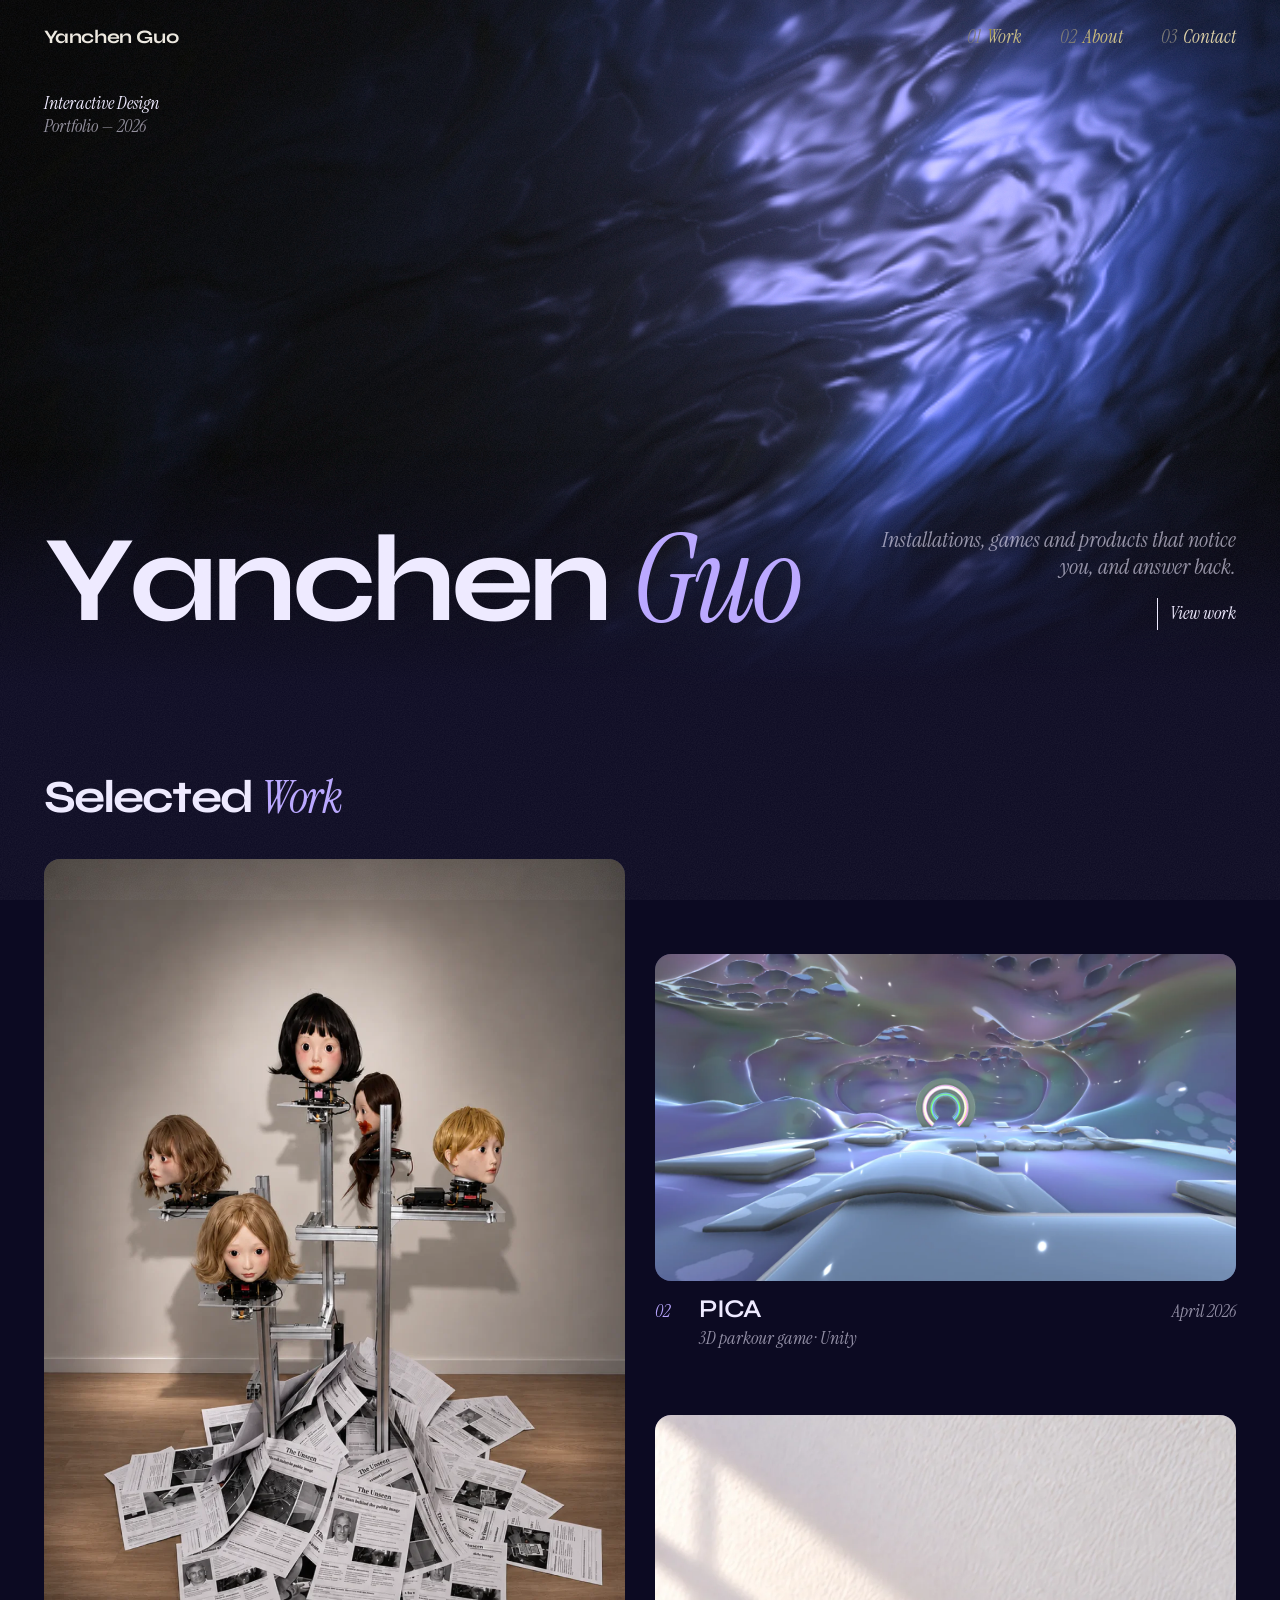
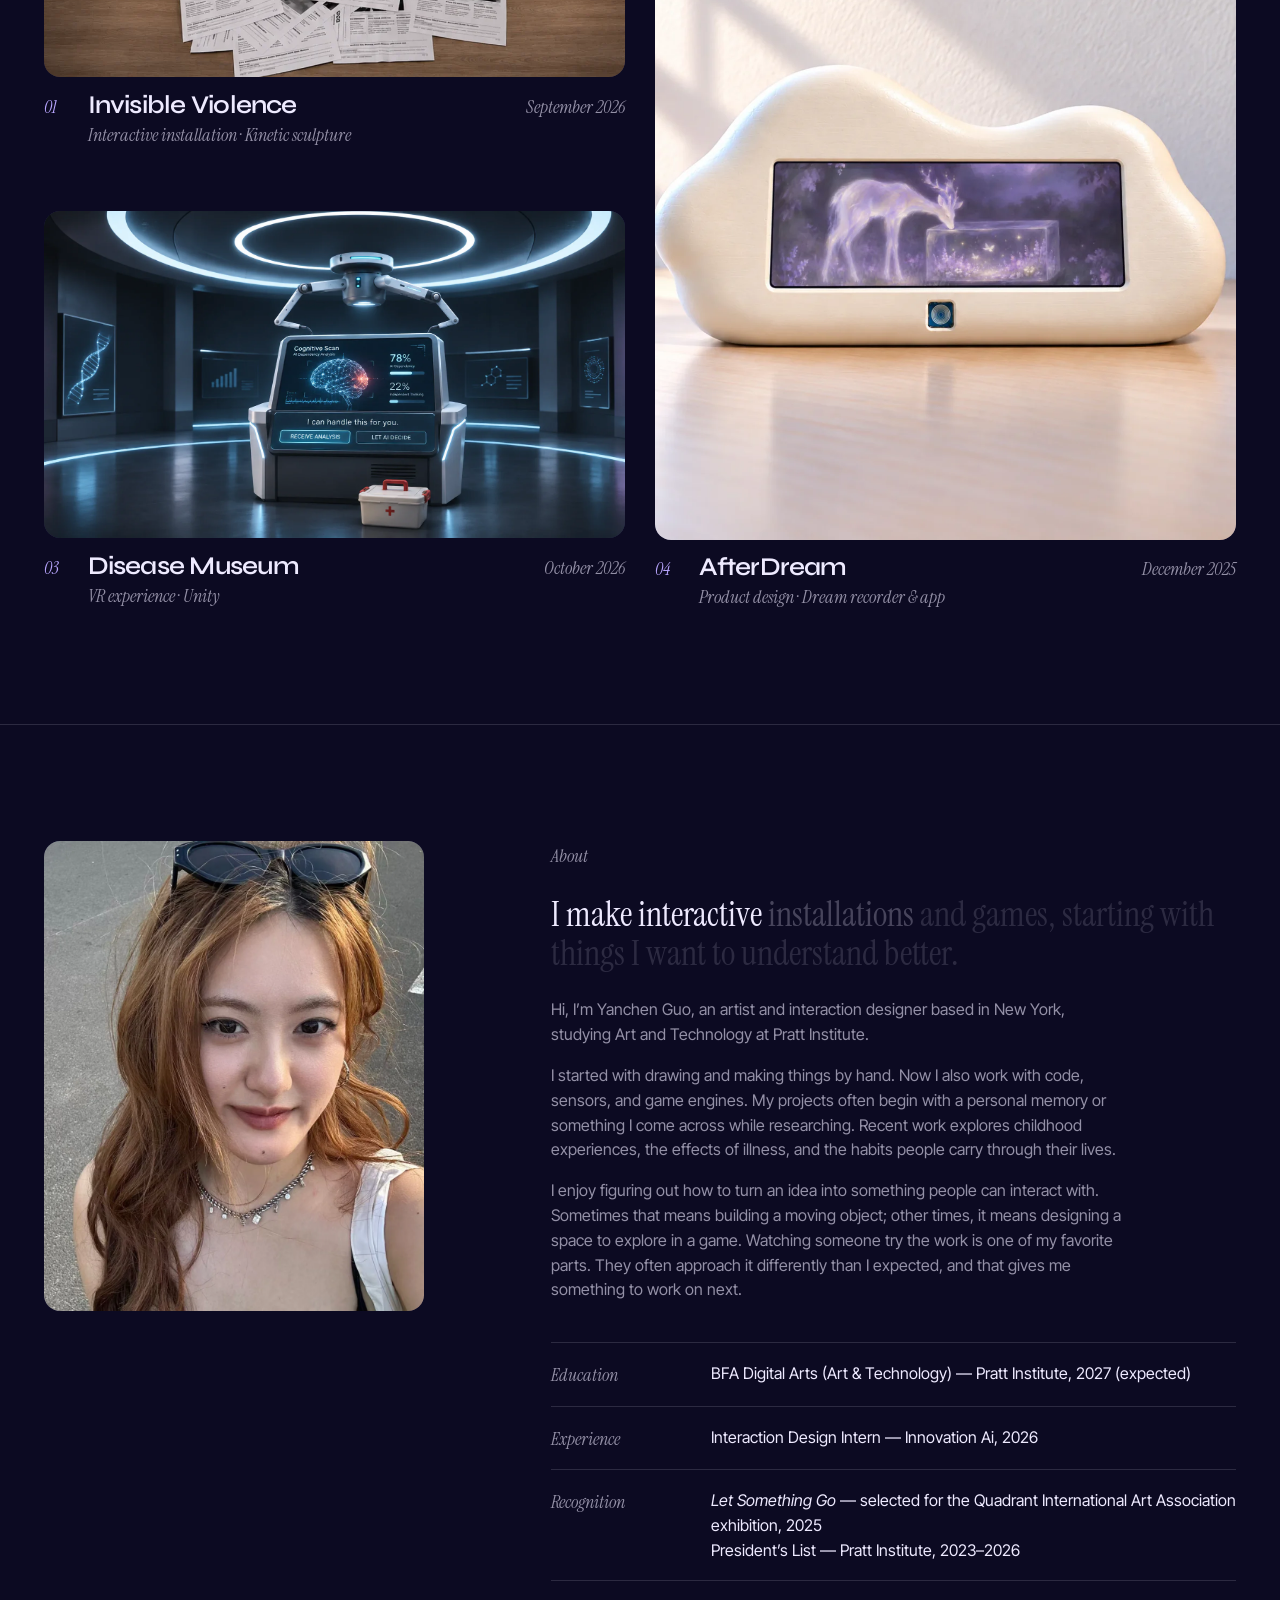
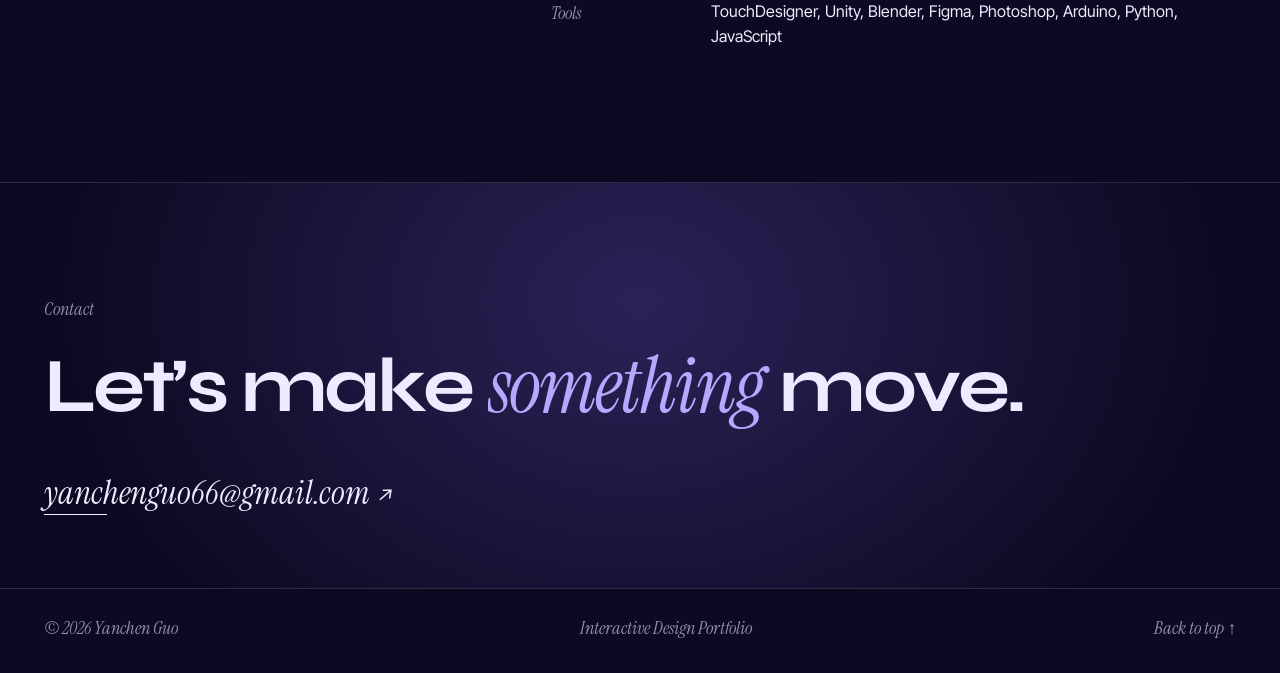
<file: index.html>
<!doctype html>
<html lang="en">
<head>
  <meta charset="utf-8">
  <meta name="viewport" content="width=device-width, initial-scale=1">
  <title>Yanchen Guo — Interactive Design</title>
  <meta name="description" content="Yanchen Guo is an interactive designer and digital artist in New York, making installations, games, VR and product experiences.">
  <meta name="theme-color" content="#0c0a22">
  <meta property="og:type" content="website">
  <meta property="og:title" content="Yanchen Guo — Interactive Design">
  <meta property="og:description" content="Yanchen Guo is an interactive designer and digital artist in New York, making installations, games, VR and product experiences.">
  <meta property="og:url" content="https://yanchenguo.com/">
  <link rel="icon" href="assets/favicon.svg" type="image/svg+xml">

  <script>
    document.documentElement.classList.add('js');
    setTimeout(function () { if (!window.__ready) document.documentElement.classList.remove('js'); }, 2500);
  </script>

  <link rel="preconnect" href="https://fonts.googleapis.com">
  <link rel="preconnect" href="https://fonts.gstatic.com" crossorigin>
  <link href="https://fonts.googleapis.com/css2?family=Instrument+Serif:ital@0;1&family=Inter+Tight:wght@300;400;500&family=Syne:wght@600;700&display=swap" rel="stylesheet">
  <link rel="stylesheet" href="assets/css/style.css">

  <script src="assets/js/light.js" defer></script>
  <script src="assets/js/vendor/lenis.min.js" defer></script>
  <script src="assets/js/main.js" defer></script>
</head>
<body class="home">

<div class="curtain" aria-hidden="true"></div>

<header class="nav">
  <a class="nav-logo" href="./" data-magnetic="0.2">Yanchen Guo</a>
  <nav class="nav-links" aria-label="Primary">
    <a href="#work" data-magnetic="0.3"><span>01</span>Work</a>
    <a href="#about" data-magnetic="0.3"><span>02</span>About</a>
    <a href="#contact" data-magnetic="0.3"><span>03</span>Contact</a>
  </nav>
</header>

<main>

  <!-- ============ Hero: the light follows the cursor ============ -->
  <section class="hero" id="top">
    <canvas class="hero-light" data-light aria-hidden="true"></canvas>
    <div class="hero-inner">
      <div class="hero-top">
        <p class="mono" data-reveal style="--d:.9s">Interactive Design<br><span class="dim">Portfolio — 2026</span></p>
      </div>

      <div class="hero-bottom">
        <h1 class="hero-title" data-split style="--d:.35s">Yanchen <em>Guo</em></h1>
        <div class="hero-side">
          <p class="hero-intro" data-reveal style="--d:1.15s">Installations, games and products that notice you, and answer back.</p>
          <a class="scroll-cue mono" href="#work" data-reveal style="--d:1.25s"><span class="cue-line"></span>View work</a>
        </div>
      </div>
    </div>
  </section>

  <!-- ============ Selected work ============ -->
  <!--
    每个作品是一个 <article class="work-item">。桌面是错落的两列（左列 01、03，右列 02、04，右列整体下移一点），
    手机是一列，靠 style 里的 order 排回 01→04。封面不裁切：work-media 的 aspect-ratio 写成图片自己的宽高。
    style="--accent:…" 是鼠标悬停时封面上光的颜色，取自作品自己的主色。
    新作品：复制一个 work-item，改链接、封面、编号和标签。
  -->
  <section class="work" id="work">
    <header class="section-head">
      <h2 class="section-title" data-split>Selected <em>Work</em></h2>
    </header>

    <div class="work-list">
      <div class="work-col">
        <article class="work-item" data-reveal style="--accent:255, 214, 170; order:1">
          <a class="work-link" href="work/invisible-violence.html" data-cursor="View">
            <div class="work-media" data-tilt style="aspect-ratio:1100 / 1549">
              <img class="art" src="assets/img/invisible-violence/cover.webp" alt="Invisible Violence" width="1100" height="1549" loading="lazy" decoding="async">
            </div>
            <div class="work-caption">
              <span class="mono work-no">01</span>
              <h3 class="work-title">Invisible Violence</h3>
              <span class="mono work-year">September 2026</span>
              <span class="mono work-tags">Interactive installation · Kinetic sculpture</span>
            </div>
          </a>
        </article>

        <article class="work-item" data-reveal style="--accent:110, 140, 255; order:3">
          <a class="work-link" href="work/disease-museum.html" data-cursor="View">
            <div class="work-media" data-tilt style="aspect-ratio:1672 / 941">
              <img class="art" src="assets/img/disease-museum/cover.webp" alt="Disease Museum" width="1672" height="941" loading="lazy" decoding="async">
            </div>
            <div class="work-caption">
              <span class="mono work-no">03</span>
              <h3 class="work-title">Disease Museum</h3>
              <span class="mono work-year">October 2026</span>
              <span class="mono work-tags">VR experience · Unity</span>
            </div>
          </a>
        </article>
      </div>
      <div class="work-col">
        <article class="work-item" data-reveal style="--accent:214, 190, 255; order:2">
          <a class="work-link" href="work/pica.html" data-cursor="View">
            <div class="work-media" data-tilt style="aspect-ratio:1400 / 788">
              <img class="art" src="assets/img/pica/cover.webp" alt="PICA" width="1400" height="788" loading="lazy" decoding="async">
            </div>
            <div class="work-caption">
              <span class="mono work-no">02</span>
              <h3 class="work-title">PICA</h3>
              <span class="mono work-year">April 2026</span>
              <span class="mono work-tags">3D parkour game · Unity</span>
            </div>
          </a>
        </article>

        <article class="work-item" data-reveal style="--accent:200, 180, 255; order:4">
          <a class="work-link" href="work/afterdream.html" data-cursor="View">
            <div class="work-media" data-tilt style="aspect-ratio:1100 / 1372">
              <img class="art" src="assets/img/afterdream/cover.webp" alt="AfterDream" width="1100" height="1372" loading="lazy" decoding="async">
            </div>
            <div class="work-caption">
              <span class="mono work-no">04</span>
              <h3 class="work-title">AfterDream</h3>
              <span class="mono work-year">December 2025</span>
              <span class="mono work-tags">Product design · Dream recorder &amp; app</span>
            </div>
          </a>
        </article>
      </div>
    </div>
  </section>

  <!-- ============ About ============ -->
  <section class="about" id="about">
    <div class="about-grid">
      <!-- 人像不裁切：框的比例就是照片的比例，没有视差放大。换照片时把 aspect-ratio 和 width/height 改成新照片的宽高 -->
      <div class="about-portrait" data-reveal="clip" style="aspect-ratio:1000 / 1237">
        <img class="art" src="assets/img/portrait.webp" width="1000" height="1237" alt="Yanchen Guo" loading="lazy" decoding="async">
      </div>

      <div class="about-body">
        <p class="mono label" data-reveal>About</p>
        <!-- 大标题（滚动时会逐词点亮） -->
        <p class="about-lead" data-scrub>I make interactive installations and games, starting with things I want to understand better.</p>
        <!-- 内容来自简历 personal-info/Resume Yanchen Guo-V1.docx -->
        <div class="about-bio" data-reveal>
          <p>Hi, I’m Yanchen Guo, an artist and interaction designer based in New York, studying Art and Technology at Pratt Institute.</p>
          <p>I started with drawing and making things by hand. Now I also work with code, sensors, and game engines. My projects often begin with a personal memory or something I come across while researching. Recent work explores childhood experiences, the effects of illness, and the habits people carry through their lives.</p>
          <p>I enjoy figuring out how to turn an idea into something people can interact with. Sometimes that means building a moving object; other times, it means designing a space to explore in a game. Watching someone try the work is one of my favorite parts. They often approach it differently than I expected, and that gives me something to work on next.</p>
        </div>

        <dl class="about-list">
          <div data-reveal><dt class="mono">Education</dt><dd>BFA Digital Arts (Art &amp; Technology) — Pratt Institute, 2027 (expected)</dd></div>
          <div data-reveal><dt class="mono">Experience</dt><dd>Interaction Design Intern — Innovation Ai, 2026</dd></div>
          <div data-reveal><dt class="mono">Recognition</dt><dd><i>Let Something Go</i> — selected for the Quadrant International Art Association exhibition, 2025<br>President’s List — Pratt Institute, 2023–2026</dd></div>
          <div data-reveal><dt class="mono">Tools</dt><dd>TouchDesigner, Unity, Blender, Figma, Photoshop, Arduino, Python, JavaScript</dd></div>
        </dl>
      </div>
    </div>
  </section>

  <!-- ============ Contact ============ -->
  <section class="contact" id="contact">
    <p class="mono label" data-reveal>Contact</p>
    <h2 class="contact-title" data-split>Let’s make <em>something</em> move.</h2>
    <div class="contact-row">
      <a class="contact-email" href="mailto:yanchenguo66@gmail.com" data-reveal>yanchenguo66@gmail.com <span class="arrow">↗</span></a>
      <!-- 社交链接：有了再加，格式 <ul class="contact-social mono" data-reveal><li><a href="…" target="_blank" rel="noopener">Instagram</a></li></ul> -->
    </div>
  </section>

</main>

<footer class="footer mono">
  <span>© <span data-year>2026</span> Yanchen Guo</span>
  <span class="dim">Interactive Design Portfolio</span>
  <a href="#top" data-magnetic="0.3">Back to top ↑</a>
</footer>

</body>
</html>
</file>
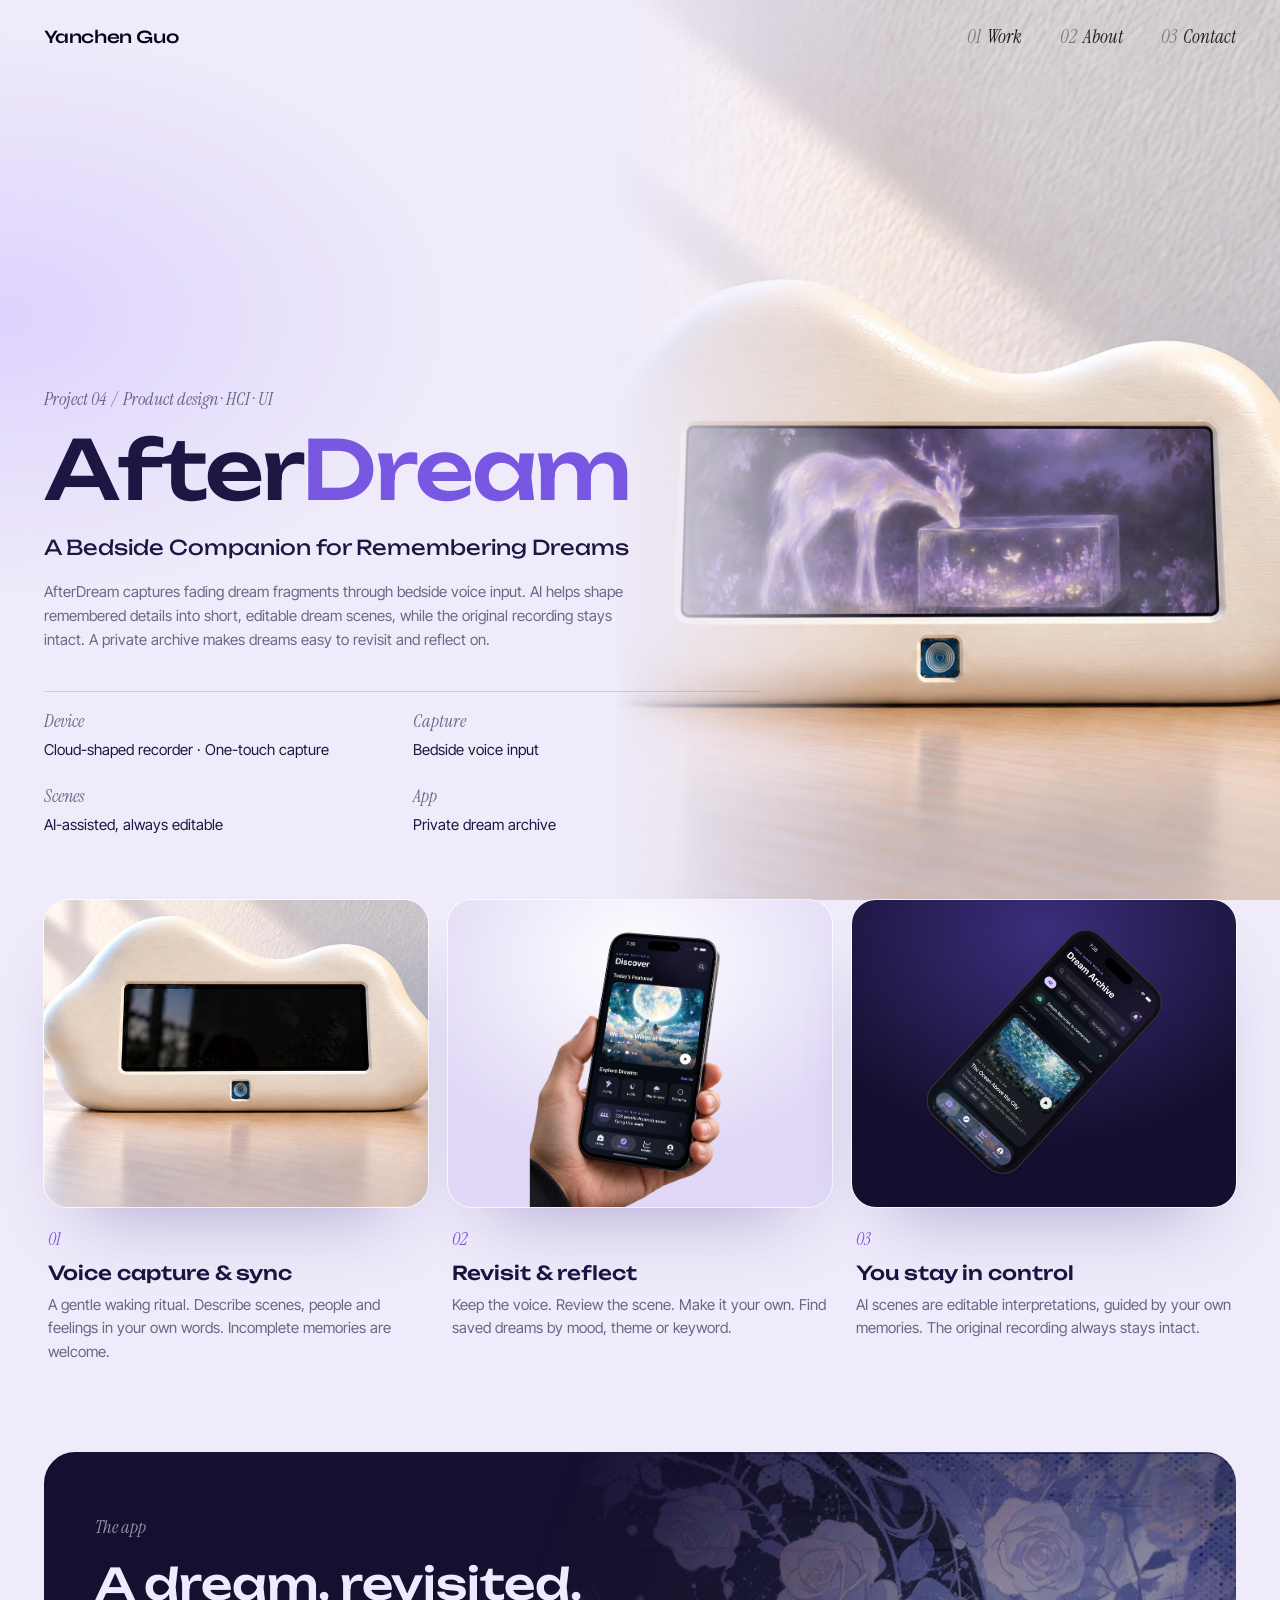
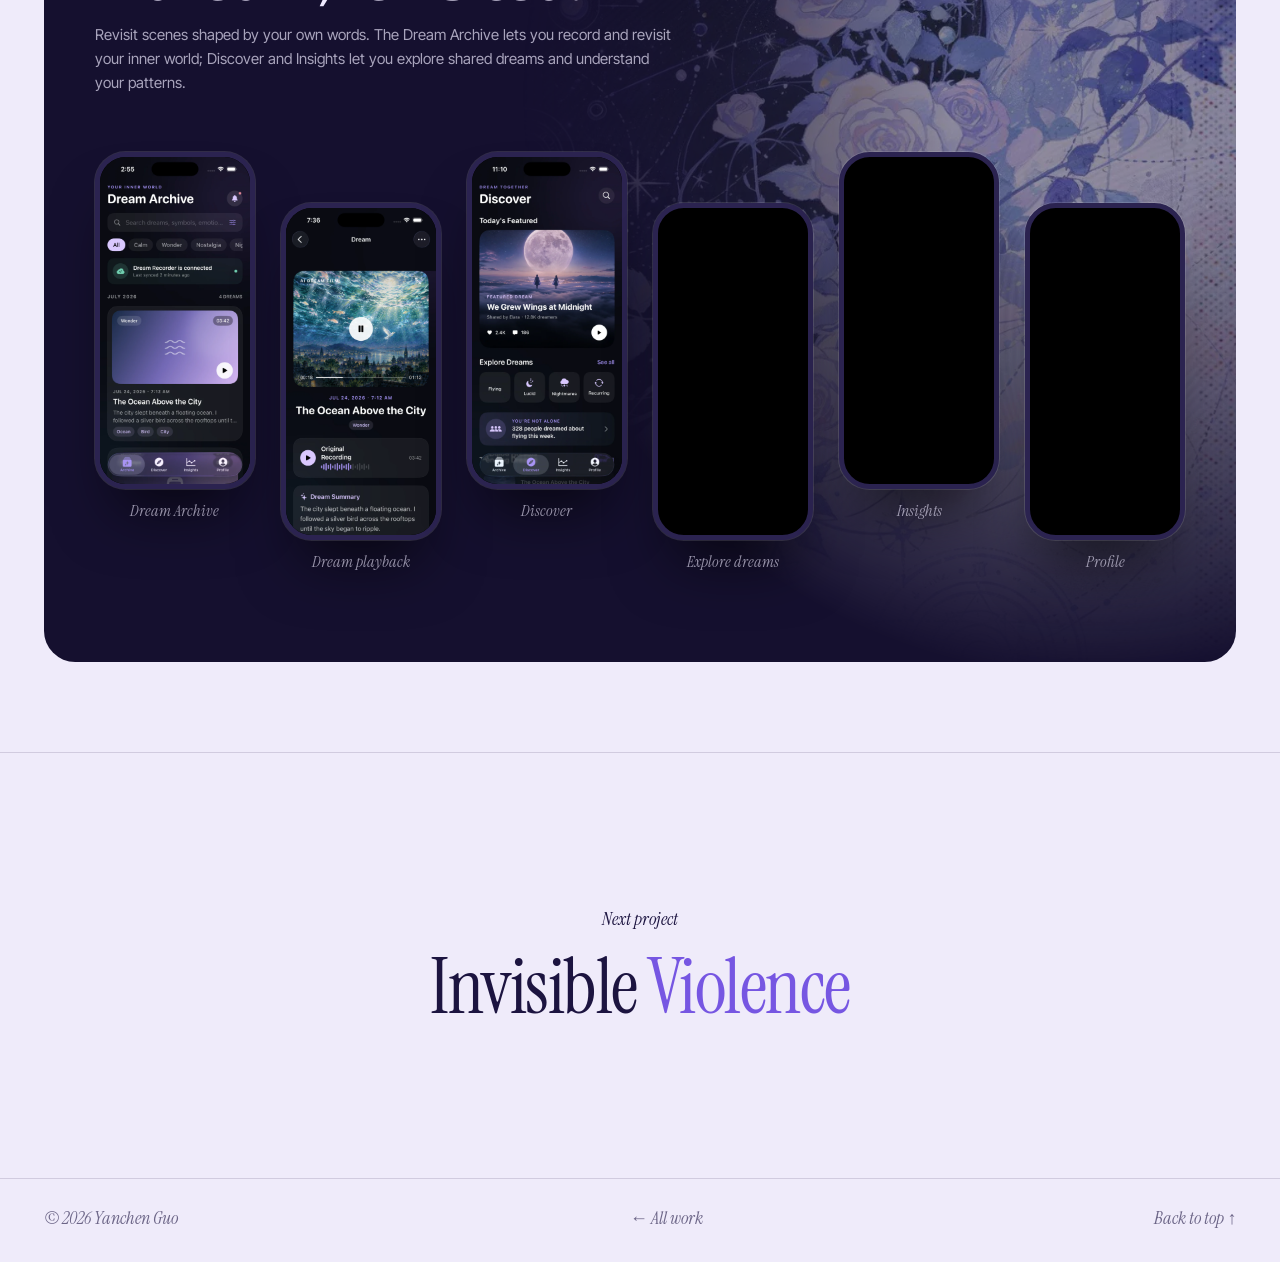
<file: work/afterdream.html>
<!doctype html>
<html lang="en">
<head>
  <meta charset="utf-8">
  <meta name="viewport" content="width=device-width, initial-scale=1">
  <title>AfterDream — Yanchen Guo</title>
  <meta name="description" content="AfterDream — a bedside companion for remembering dreams. A product design project by Yanchen Guo.">
  <meta name="theme-color" content="#eeeaf9">
  <meta property="og:type" content="article">
  <meta property="og:title" content="AfterDream — Yanchen Guo">
  <meta property="og:description" content="A Bedside Companion for Remembering Dreams">
  <meta property="og:image" content="https://yanchenguo.com/assets/img/afterdream/cover.webp">
  <link rel="icon" href="../assets/favicon.svg" type="image/svg+xml">

  <script>
    document.documentElement.classList.add('js');
    setTimeout(function () { if (!window.__ready) document.documentElement.classList.remove('js'); }, 2500);
  </script>

  <link rel="preconnect" href="https://fonts.googleapis.com">
  <link rel="preconnect" href="https://fonts.gstatic.com" crossorigin>
  <link href="https://fonts.googleapis.com/css2?family=Instrument+Serif:ital@0;1&family=Unbounded:wght@400;500&family=Inter+Tight:wght@300;400;500&family=Syne:wght@600;700&display=swap" rel="stylesheet">
  <link rel="stylesheet" href="../assets/css/style.css">

  <script src="../assets/js/vendor/lenis.min.js" defer></script>
  <script src="../assets/js/main.js" defer></script>
</head>
<body class="project theme-ad">

<div class="curtain" aria-hidden="true"></div>
<div class="pj-progress" aria-hidden="true"><span data-progress></span></div>

<header class="nav">
  <a class="nav-logo" href="../" data-magnetic="0.2">Yanchen Guo</a>
  <nav class="nav-links" aria-label="Primary">
    <a href="../#work" data-magnetic="0.3"><span>01</span>Work</a>
    <a href="../#about" data-magnetic="0.3"><span>02</span>About</a>
    <a href="../#contact" data-magnetic="0.3"><span>03</span>Contact</a>
  </nav>
</header>

<main id="top">

  <!-- 首屏：左文字，右边云朵录音机照片往左渐隐 -->
  <section class="pc-hero pc-hero--split">
    <div class="pc-hero-media" aria-hidden="true">
      <div class="parallax" data-parallax="0.1"><img class="art" src="../assets/img/afterdream/hero.webp" width="1642" height="2048" alt="" style="object-position:50% 62%" fetchpriority="high"></div>
    </div>

    <div class="pc-hero-inner">
      <p class="mono pj-kicker" data-reveal style="--d:.3s">Project 04 &nbsp;/&nbsp; Product design · HCI · UI</p>
      <h1 class="pj-title" data-split style="--d:.4s">After<em>Dream</em></h1>

      <div class="pj-intro">
        <p class="pj-lede" data-reveal style="--d:.8s">A Bedside Companion for Remembering Dreams</p>
        <p class="pj-summary" data-reveal style="--d:.9s">AfterDream captures fading dream fragments through bedside voice input. AI helps shape remembered details into short, editable dream scenes, while the original recording stays intact. A private archive makes dreams easy to revisit and reflect on.</p>
      </div>

      <dl class="pj-facts mono">
        <div data-reveal style="--d:1s"><dt>Device</dt><dd>Cloud-shaped recorder · One-touch capture</dd></div>
        <div data-reveal style="--d:1.05s"><dt>Capture</dt><dd>Bedside voice input</dd></div>
        <div data-reveal style="--d:1.1s"><dt>Scenes</dt><dd>AI-assisted, always editable</dd></div>
        <div data-reveal style="--d:1.15s"><dt>App</dt><dd>Private dream archive</dd></div>
      </dl>
    </div>
  </section>

  <!-- 三个功能：照片/抠图 + 作品集原文 -->
  <section class="ad-features" aria-label="How it works">
    <figure class="ad-card">
      <button class="ad-card-media" type="button" data-zoom="../assets/img/afterdream/cloud.webp" data-zoom-title="Voice capture &amp; sync" data-cursor="Zoom" data-reveal="clip" aria-label="Enlarge: the recorder">
        <img class="art" src="../assets/img/afterdream/cloud.webp" width="735" height="550" alt="The cloud-shaped recorder on a bedside table, its screen dark" loading="lazy" decoding="async">
      </button>
      <figcaption data-reveal>
        <span class="mono">01</span>
        <h3>Voice capture &amp; sync</h3>
        <p>A gentle waking ritual. Describe scenes, people and feelings in your own words. Incomplete memories are welcome.</p>
      </figcaption>
    </figure>
    <figure class="ad-card">
      <button class="ad-card-media ad-card-media--soft" type="button" data-zoom="../assets/img/afterdream/hand.webp" data-zoom-title="Revisit &amp; reflect" data-cursor="Zoom" data-reveal="clip" style="--d:.06s" aria-label="Enlarge: the app in hand">
        <img class="art art--cutout" src="../assets/img/afterdream/hand.webp" width="1086" height="1448" alt="A hand holding a phone showing the Discover screen of the AfterDream app" loading="lazy" decoding="async">
      </button>
      <figcaption data-reveal style="--d:.06s">
        <span class="mono">02</span>
        <h3>Revisit &amp; reflect</h3>
        <p>Keep the voice. Review the scene. Make it your own. Find saved dreams by mood, theme or keyword.</p>
      </figcaption>
    </figure>
    <figure class="ad-card">
      <button class="ad-card-media ad-card-media--night" type="button" data-zoom="../assets/img/afterdream/phones/p6.webp" data-zoom-title="Dream Archive" data-cursor="Zoom" data-reveal="clip" style="--d:.12s" aria-label="Enlarge: Dream Archive">
        <img class="art art--cutout" src="../assets/img/afterdream/phones/p6.webp" width="900" height="929" alt="The Dream Archive screen, showing The Ocean Above the City with its AI dream scene" loading="lazy" decoding="async">
      </button>
      <figcaption data-reveal style="--d:.12s">
        <span class="mono">03</span>
        <h3>You stay in control</h3>
        <p>AI scenes are editable interpretations, guided by your own memories. The original recording always stays intact.</p>
      </figcaption>
    </figure>
  </section>

  <!-- App 画面：Figma 里的完整截图，套 CSS 手机外框；背景是作品集里的玫瑰插画 -->
  <section class="ad-app" aria-label="The app">
    <div class="ad-app-bg" aria-hidden="true"><img src="../assets/img/afterdream/roses.webp" width="1440" height="1080" alt="" loading="lazy" decoding="async"></div>
    <header class="ad-app-head">
      <p class="mono pj-kicker" data-reveal>The app</p>
      <h2 class="ad-app-title" data-reveal>A dream, revisited.</h2>
      <p class="ad-app-text" data-reveal>Revisit scenes shaped by your own words. The Dream Archive lets you record and revisit your inner world; Discover and Insights let you explore shared dreams and understand your patterns.</p>
    </header>
    <div class="ad-phones">
      <figure class="ad-phone">
        <button type="button" data-zoom="../assets/img/afterdream/screens/s1.webp" data-zoom-title="Dream Archive" data-cursor="Zoom" data-reveal aria-label="Enlarge: Dream Archive"><img src="../assets/img/afterdream/screens/s1.webp" width="900" height="1957" alt="Dream Archive: search, emotion filters and recorder status above saved dreams" loading="lazy" decoding="async"></button>
        <figcaption class="mono">Dream Archive</figcaption>
      </figure>
      <figure class="ad-phone">
        <button type="button" data-zoom="../assets/img/afterdream/screens/s2.webp" data-zoom-title="Dream playback" data-cursor="Zoom" data-reveal style="--d:0.06s" aria-label="Enlarge: Dream playback"><img src="../assets/img/afterdream/screens/s2.webp" width="900" height="1957" alt="Dream playback: The Ocean Above the City, with the original recording and a dream summary" loading="lazy" decoding="async"></button>
        <figcaption class="mono">Dream playback</figcaption>
      </figure>
      <figure class="ad-phone">
        <button type="button" data-zoom="../assets/img/afterdream/screens/s3.webp" data-zoom-title="Discover" data-cursor="Zoom" data-reveal style="--d:0.12s" aria-label="Enlarge: Discover"><img src="../assets/img/afterdream/screens/s3.webp" width="900" height="1957" alt="Discover: today’s featured dream, We Grew Wings at Midnight" loading="lazy" decoding="async"></button>
        <figcaption class="mono">Discover</figcaption>
      </figure>
      <figure class="ad-phone">
        <button type="button" data-zoom="../assets/img/afterdream/screens/s4.webp" data-zoom-title="Explore dreams" data-cursor="Zoom" data-reveal style="--d:0.18s" aria-label="Enlarge: Explore dreams"><img src="../assets/img/afterdream/screens/s4.webp" width="900" height="1957" alt="Explore Dreams categories and Trending Dreams" loading="lazy" decoding="async"></button>
        <figcaption class="mono">Explore dreams</figcaption>
      </figure>
      <figure class="ad-phone">
        <button type="button" data-zoom="../assets/img/afterdream/screens/s5.webp" data-zoom-title="Insights" data-cursor="Zoom" data-reveal style="--d:0.24s" aria-label="Enlarge: Insights"><img src="../assets/img/afterdream/screens/s5.webp" width="900" height="1957" alt="Insights: dream timeline, emotion trends and recurring symbols" loading="lazy" decoding="async"></button>
        <figcaption class="mono">Insights</figcaption>
      </figure>
      <figure class="ad-phone">
        <button type="button" data-zoom="../assets/img/afterdream/screens/s6.webp" data-zoom-title="Profile" data-cursor="Zoom" data-reveal style="--d:0.30s" aria-label="Enlarge: Profile"><img src="../assets/img/afterdream/screens/s6.webp" width="900" height="1957" alt="Profile: the connected Dream Recorder Mini, saved dreams, privacy and daily reminder" loading="lazy" decoding="async"></button>
        <figcaption class="mono">Profile</figcaption>
      </figure>
    </div>
  </section>

  <a class="p-next" href="invisible-violence.html" data-cursor="Next">
    <div class="bg"><img class="art" src="../assets/img/invisible-violence/cover.webp" alt="" loading="lazy"></div>
    <span class="mono">Next project</span>
    <h2>Invisible <em>Violence</em></h2>
  </a>

</main>

<footer class="footer mono">
  <span>© <span data-year>2026</span> Yanchen Guo</span>
  <a href="../#work">← All work</a>
  <a href="#top" data-magnetic="0.3">Back to top ↑</a>
</footer>

</body>
</html>
</file>
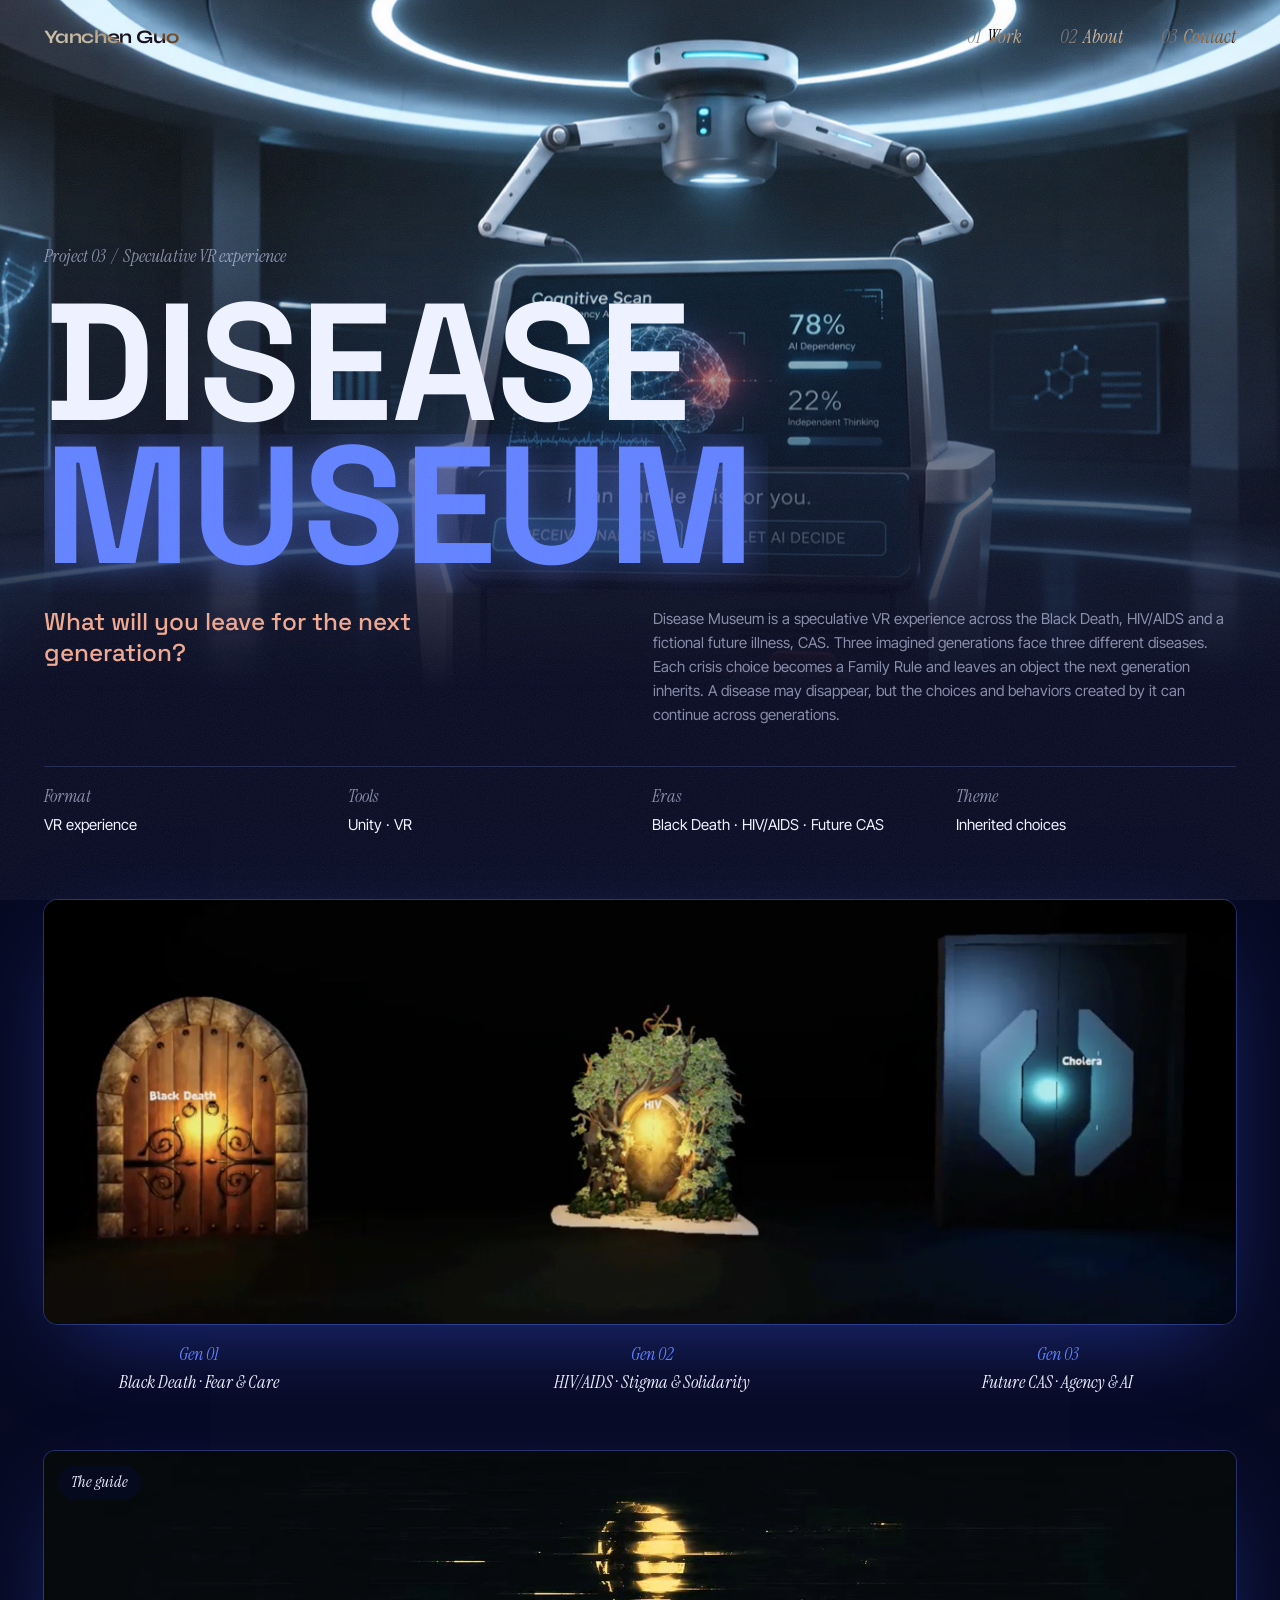
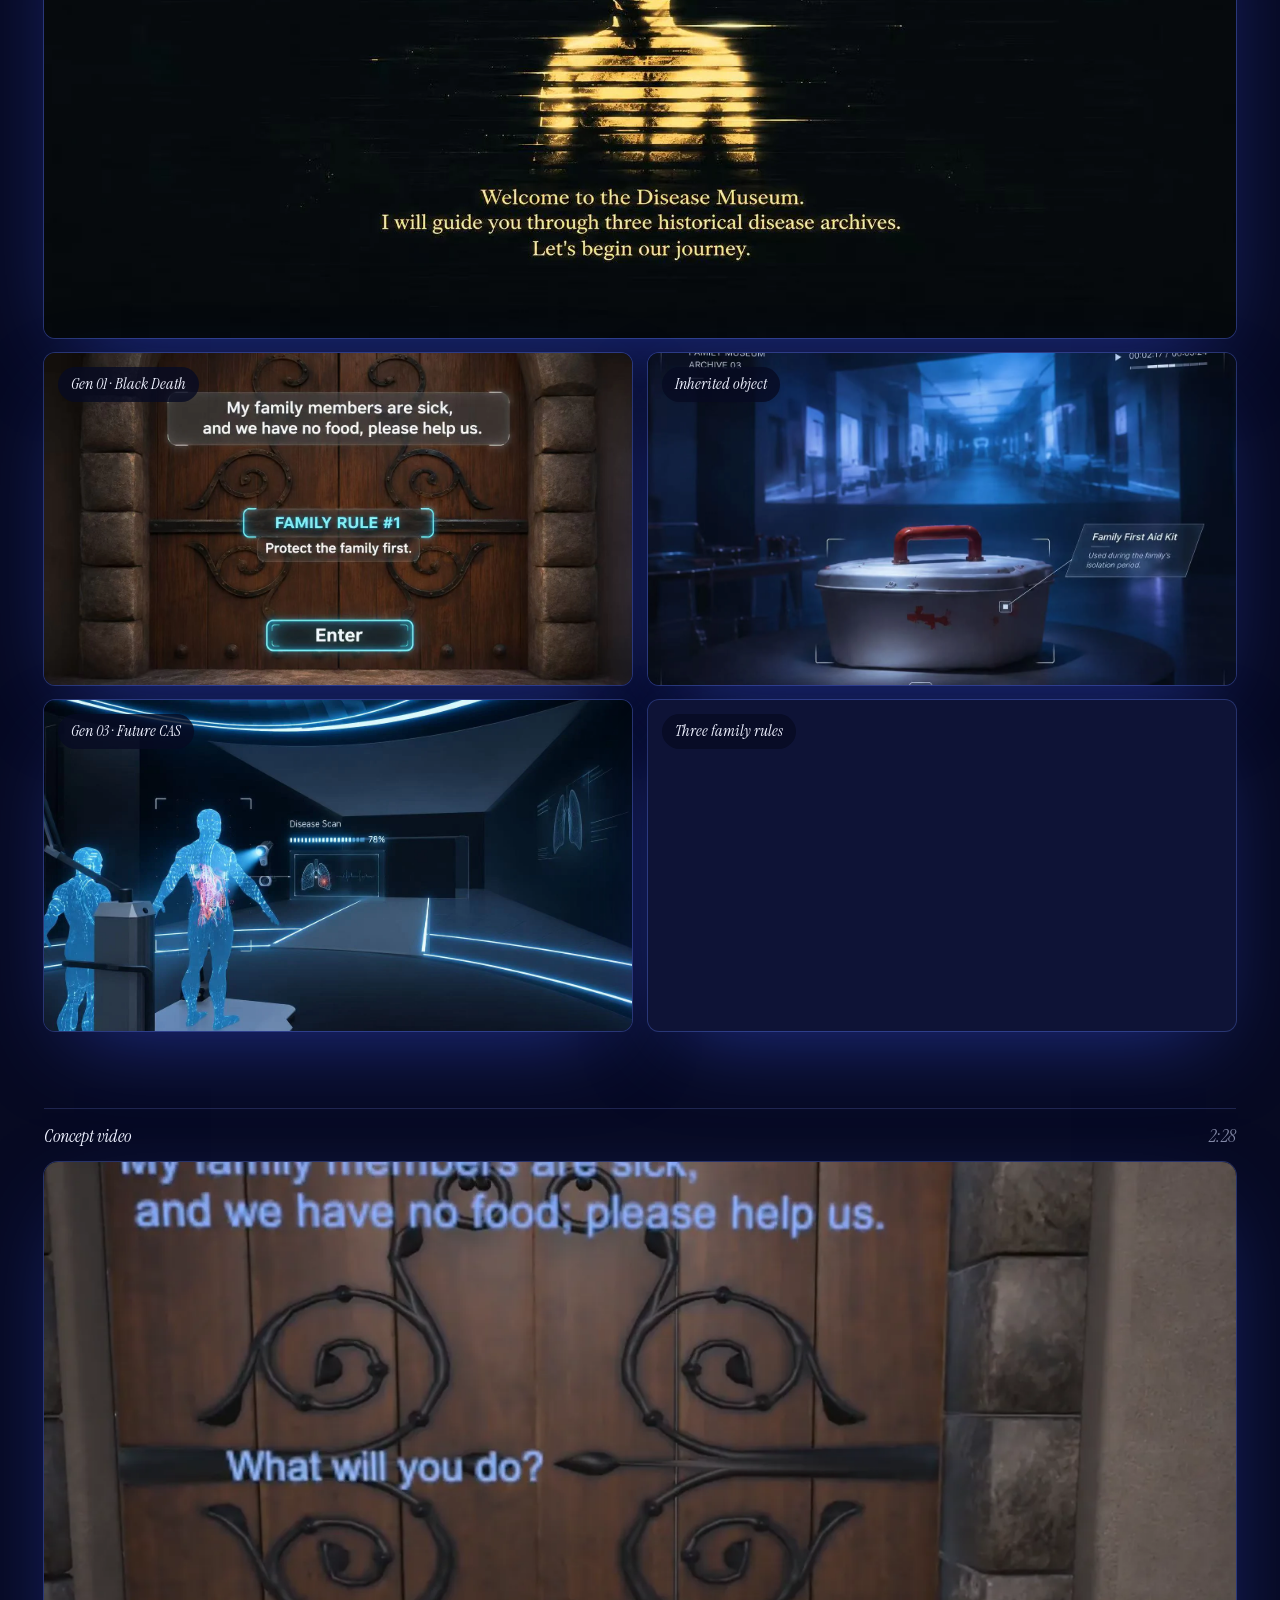
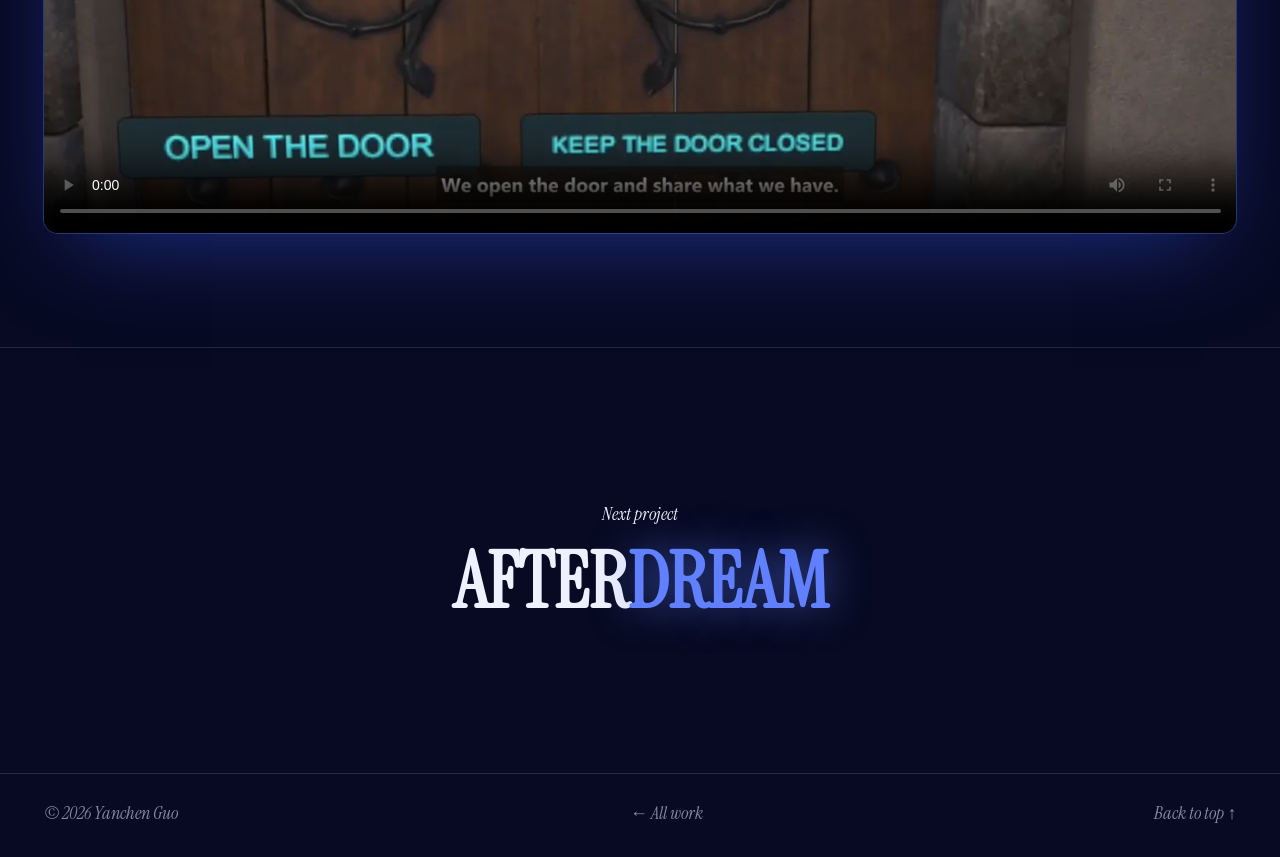
<file: work/disease-museum.html>
<!doctype html>
<html lang="en">
<head>
  <meta charset="utf-8">
  <meta name="viewport" content="width=device-width, initial-scale=1">
  <title>Disease Museum — Yanchen Guo</title>
  <meta name="description" content="Disease Museum — a speculative VR experience by Yanchen Guo across the Black Death, HIV/AIDS and a fictional future illness, CAS.">
  <meta name="theme-color" content="#070a22">
  <meta property="og:type" content="article">
  <meta property="og:title" content="Disease Museum — Yanchen Guo">
  <meta property="og:description" content="Explore three eras, make choices and inherit family rules.">
  <meta property="og:image" content="https://yanchenguo.com/assets/img/disease-museum/cover.webp">
  <link rel="icon" href="../assets/favicon.svg" type="image/svg+xml">

  <script>
    document.documentElement.classList.add('js');
    setTimeout(function () { if (!window.__ready) document.documentElement.classList.remove('js'); }, 2500);
  </script>

  <link rel="preconnect" href="https://fonts.googleapis.com">
  <link rel="preconnect" href="https://fonts.gstatic.com" crossorigin>
  <link href="https://fonts.googleapis.com/css2?family=Instrument+Serif:ital@0;1&family=Space+Grotesk:wght@400;500;700&family=Inter+Tight:wght@300;400;500&family=Syne:wght@600;700&display=swap" rel="stylesheet">
  <link rel="stylesheet" href="../assets/css/style.css">

  <script src="../assets/js/vendor/lenis.min.js" defer></script>
  <script src="../assets/js/main.js" defer></script>
</head>
<body class="project theme-dm">

<div class="curtain" aria-hidden="true"></div>
<div class="pj-progress" aria-hidden="true"><span data-progress></span></div>

<header class="nav">
  <a class="nav-logo" href="../" data-magnetic="0.2">Yanchen Guo</a>
  <nav class="nav-links" aria-label="Primary">
    <a href="../#work" data-magnetic="0.3"><span>01</span>Work</a>
    <a href="../#about" data-magnetic="0.3"><span>02</span>About</a>
    <a href="../#contact" data-magnetic="0.3"><span>03</span>Contact</a>
  </nav>
</header>

<main id="top">

  <!-- 首屏：游戏画面往下渐隐进深蓝底色 -->
  <section class="pc-hero">
    <div class="pc-hero-media" aria-hidden="true">
      <div class="parallax" data-parallax="0.12"><img class="art" src="../assets/img/disease-museum/medbay.webp" width="1672" height="941" alt="" fetchpriority="high"></div>
    </div>

    <div class="pc-hero-inner">
      <p class="mono pj-kicker" data-reveal style="--d:.3s">Project 03 &nbsp;/&nbsp; Speculative VR experience</p>
      <h1 class="pj-title" data-split style="--d:.4s">Disease <em>Museum</em></h1>

      <div class="pj-intro">
        <p class="pj-lede" data-reveal style="--d:.8s">What will you leave for the next generation?</p>
        <p class="pj-summary" data-reveal style="--d:.9s">Disease Museum is a speculative VR experience across the Black Death, HIV/AIDS and a fictional future illness, CAS. Three imagined generations face three different diseases. Each crisis choice becomes a Family Rule and leaves an object the next generation inherits. A disease may disappear, but the choices and behaviors created by it can continue across generations.</p>
      </div>

      <dl class="pj-facts mono">
        <div data-reveal style="--d:1s"><dt>Format</dt><dd>VR experience</dd></div>
        <div data-reveal style="--d:1.05s"><dt>Tools</dt><dd>Unity · VR</dd></div>
        <div data-reveal style="--d:1.1s"><dt>Eras</dt><dd>Black Death · HIV/AIDS · Future CAS</dd></div>
        <div data-reveal style="--d:1.15s"><dt>Theme</dt><dd>Inherited choices</dd></div>
      </dl>
    </div>
  </section>

  <!-- 三个展厅入口：门的抠图 + 三个时代 -->
  <section class="dm-eras" aria-label="Three eras">
    <div class="dm-eras-media" data-reveal>
      <img src="../assets/img/disease-museum/portals.webp" width="1800" height="913" alt="Three archive entrances: a wooden cottage door, a doorway in a flowering bush, and a glowing futuristic gate" loading="lazy" decoding="async">
    </div>
    <ol class="dm-eras-list mono">
      <li data-reveal><span>Gen 01</span>Black Death · Fear &amp; Care</li>
      <li data-reveal style="--d:.08s"><span>Gen 02</span>HIV/AIDS · Stigma &amp; Solidarity</li>
      <li data-reveal style="--d:.16s"><span>Gen 03</span>Future CAS · Agency &amp; AI</li>
    </ol>
  </section>

  <!-- 最终画面：开场横幅 + 两行两张 -->
  <section class="bento bento--dm" aria-label="Screenshots">
    <figure class="bento-item d-wide">
      <button class="ph" type="button" data-zoom="../assets/img/disease-museum/welcome.webp" data-zoom-title="Welcome to the Disease Museum" data-cursor="Zoom" data-reveal="clip" aria-label="Enlarge: the opening guide">
        <img class="art" src="../assets/img/disease-museum/welcome.webp" width="1962" height="801" alt="A golden glitching figure: “Welcome to the Disease Museum. I will guide you through three historical disease archives.”" loading="lazy" decoding="async">
        <span class="ph-chip mono">The guide</span>
      </button>
    </figure>
    <figure class="bento-item">
      <button class="ph" type="button" data-zoom="../assets/img/disease-museum/door.webp" data-zoom-title="Family Rule #1 — Protect the family first" data-cursor="Zoom" data-reveal="clip" aria-label="Enlarge: the cottage door">
        <img class="art" src="../assets/img/disease-museum/door.webp" width="1672" height="941" alt="A wooden cottage door: “My family members are sick, and we have no food, please help us.” Family Rule #1: Protect the family first." loading="lazy" decoding="async">
        <span class="ph-chip mono">Gen 01<span class="chip-name"> · Black Death</span></span>
      </button>
    </figure>
    <figure class="bento-item">
      <button class="ph" type="button" data-zoom="../assets/img/disease-museum/kit.webp" data-zoom-title="Family first aid kit" data-cursor="Zoom" data-reveal="clip" style="--d:.06s" aria-label="Enlarge: the family first aid kit">
        <img class="art" src="../assets/img/disease-museum/kit.webp" width="1523" height="1032" alt="A metal first aid kit on a plinth inside the museum, with an examine prompt" loading="lazy" decoding="async">
        <span class="ph-chip mono">Inherited object</span>
      </button>
    </figure>
    <figure class="bento-item">
      <button class="ph" type="button" data-zoom="../assets/img/disease-museum/holo.webp" data-zoom-title="Future CAS — the disease scan" data-cursor="Zoom" data-reveal="clip" aria-label="Enlarge: the disease scan">
        <img class="art" src="../assets/img/disease-museum/holo.webp" width="1854" height="848" alt="Two holographic blue figures beside a scanner in a futuristic clinic" loading="lazy" decoding="async">
        <span class="ph-chip mono">Gen 03<span class="chip-name"> · Future CAS</span></span>
      </button>
    </figure>
    <figure class="bento-item">
      <button class="ph" type="button" data-zoom="../assets/img/disease-museum/rules.webp" data-zoom-title="Final recap — three family rules" data-cursor="Zoom" data-reveal="clip" style="--d:.06s" aria-label="Enlarge: the final recap">
        <img class="art" src="../assets/img/disease-museum/rules.webp" width="1672" height="941" alt="A wall of screens listing three family rules: help others, even in dangerous times; help others, even at your own risk; think before asking AI" loading="lazy" decoding="async">
        <span class="ph-chip mono">Three family rules</span>
      </button>
    </figure>
  </section>

  <!-- 视频：放在最下面（压缩版，原片在 museum-video/11月8日.mov） -->
  <section class="pj-video" id="video">
    <p class="mono pj-video-label" data-reveal><span>Concept video</span><span class="dim">2:28</span></p>
    <video src="../assets/video/disease-museum.mp4" poster="../assets/video/disease-museum-poster.webp" controls playsinline preload="metadata" data-reveal></video>
  </section>

  <a class="p-next" href="afterdream.html" data-cursor="Next">
    <div class="bg"><img class="art" src="../assets/img/afterdream/cover.webp" alt="" loading="lazy"></div>
    <span class="mono">Next project</span>
    <h2>After<em>Dream</em></h2>
  </a>

</main>

<footer class="footer mono">
  <span>© <span data-year>2026</span> Yanchen Guo</span>
  <a href="../#work">← All work</a>
  <a href="#top" data-magnetic="0.3">Back to top ↑</a>
</footer>

</body>
</html>
</file>
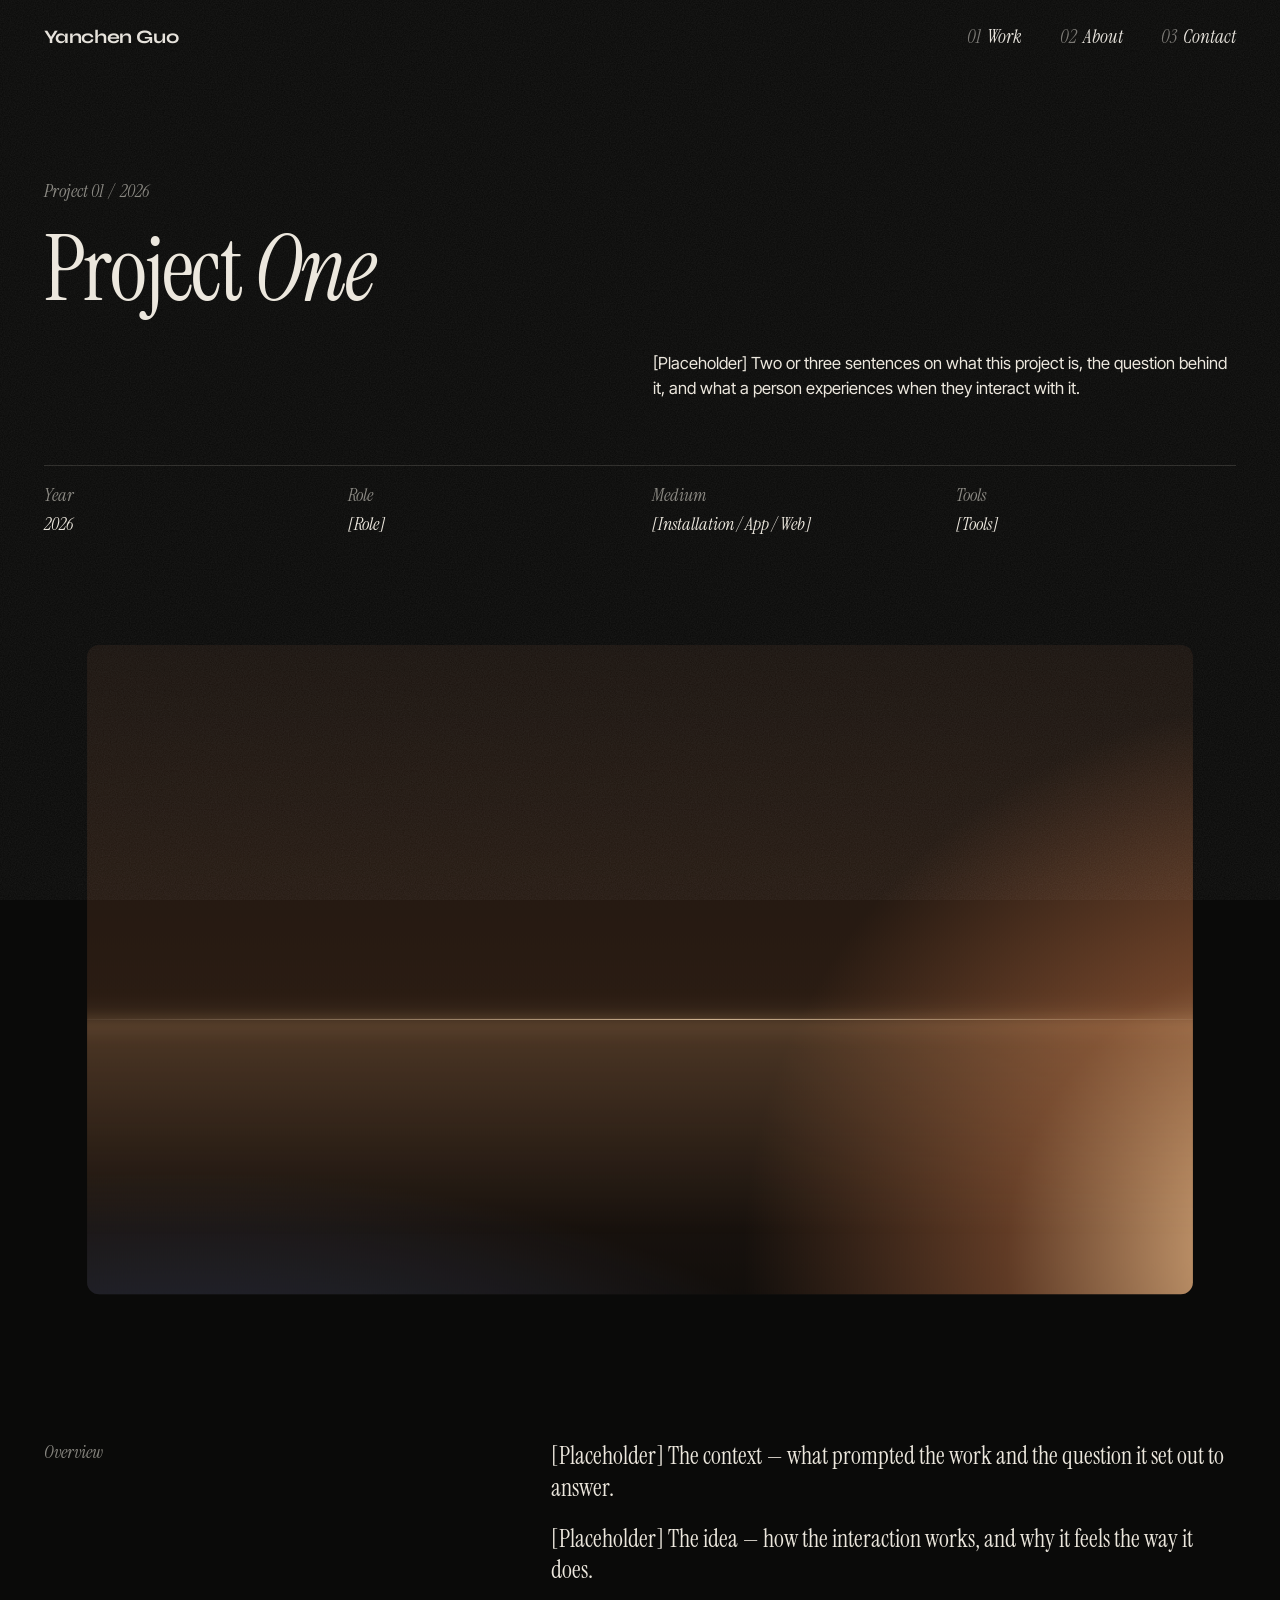
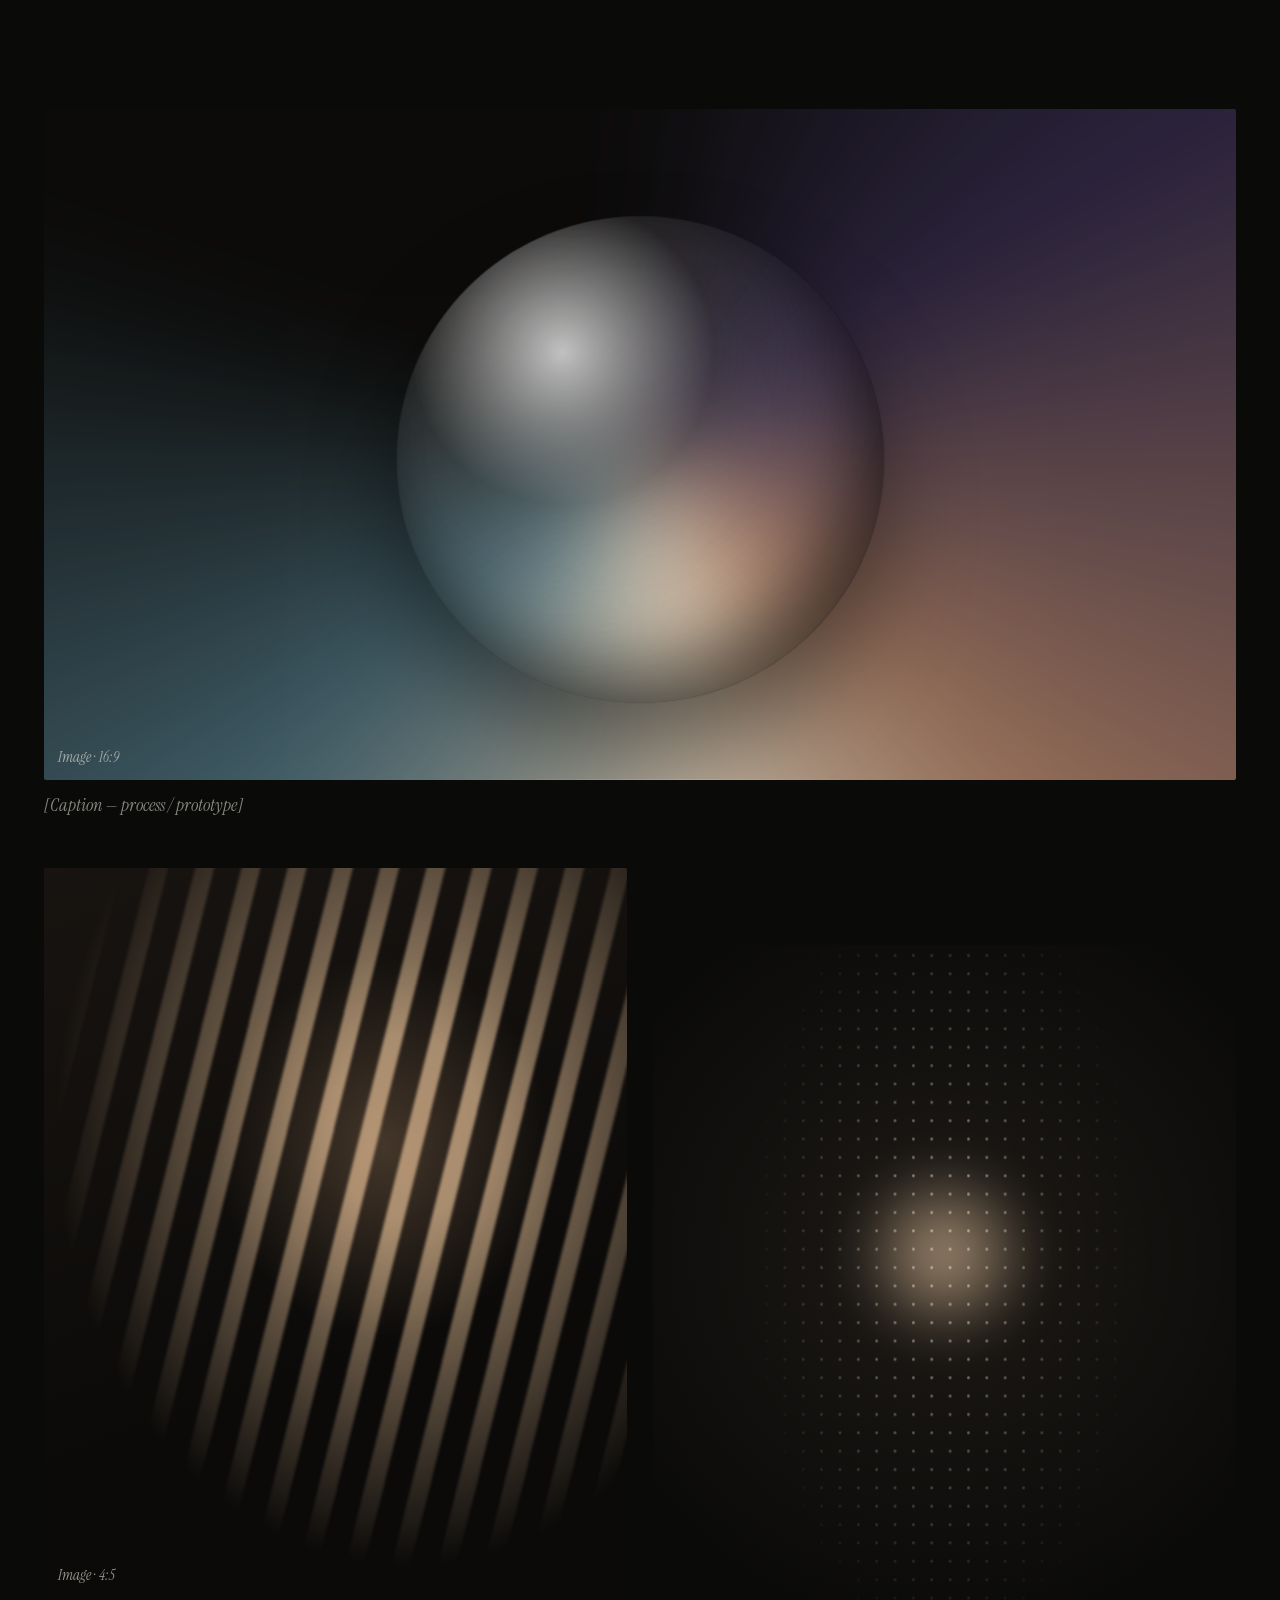
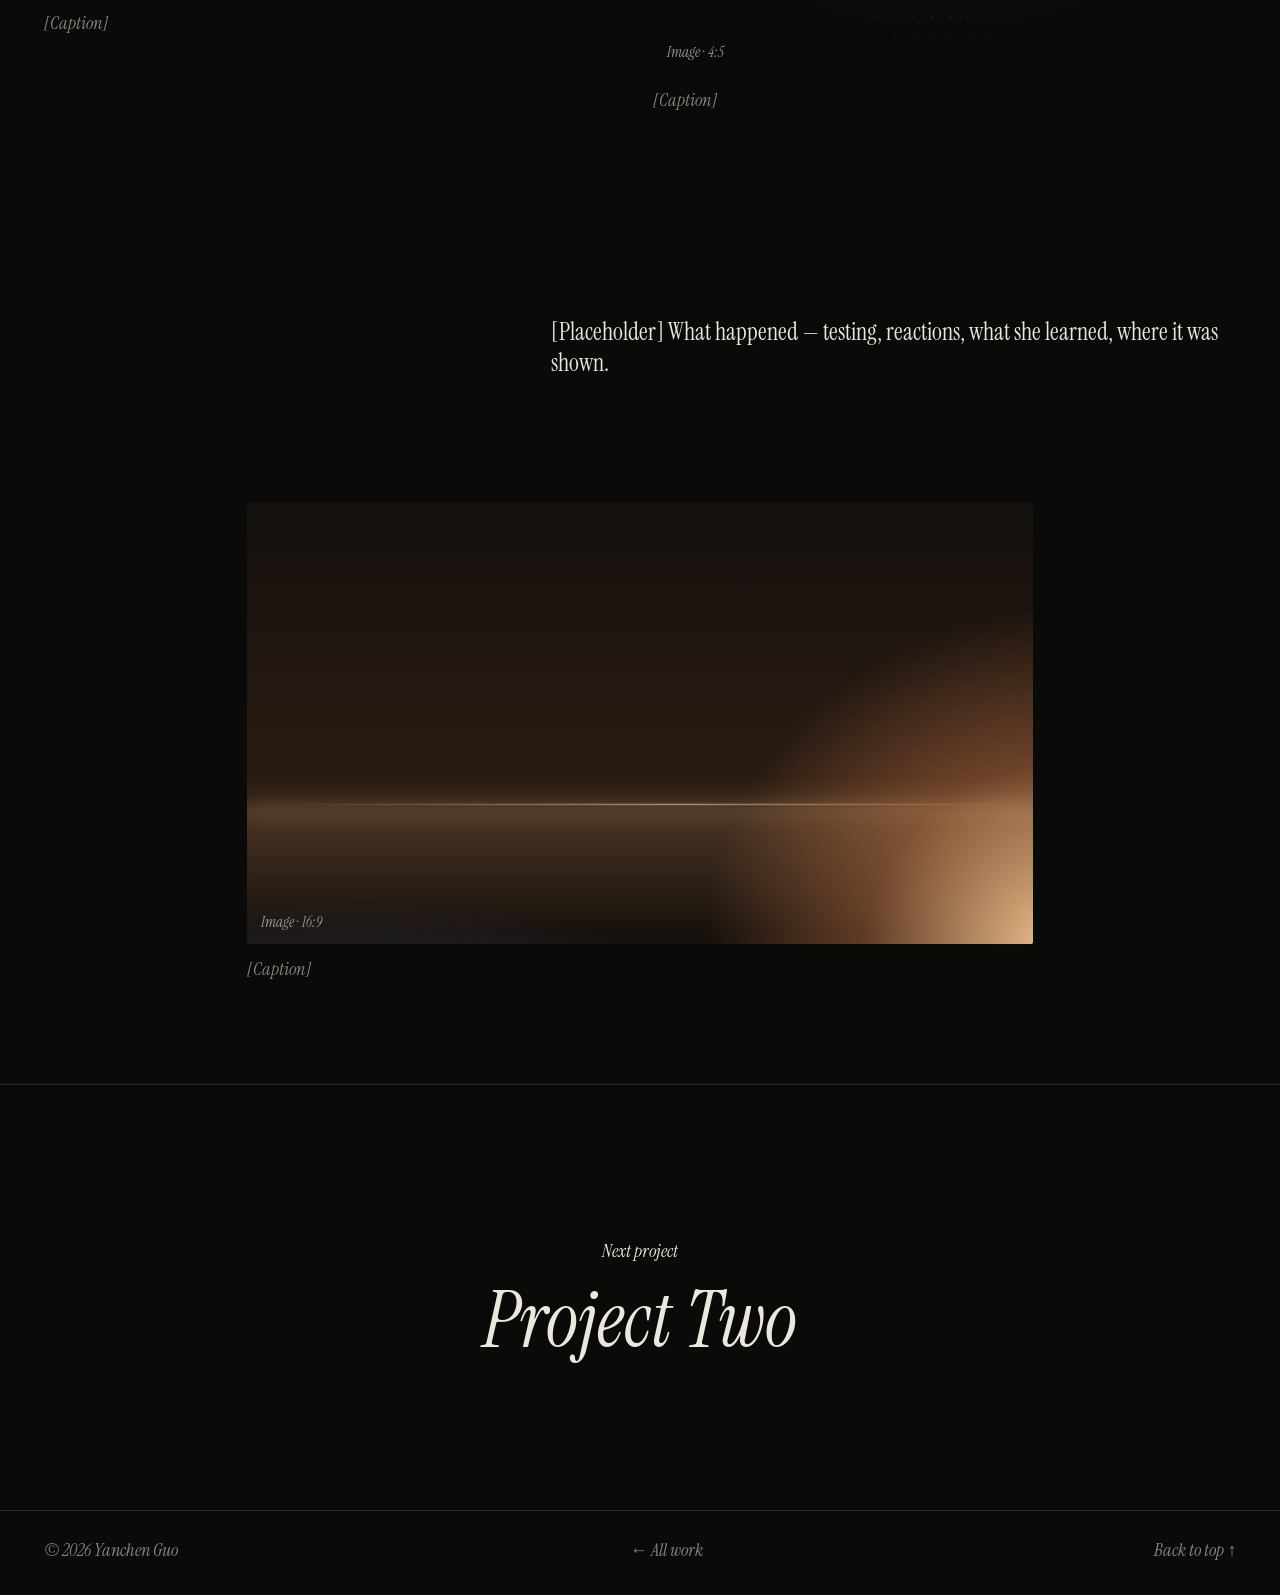
<file: work/example.html>
<!doctype html>
<html lang="en">
<head>
  <meta charset="utf-8">
  <meta name="viewport" content="width=device-width, initial-scale=1">
  <!--
    作品详情页模板。新作品：复制这个文件并改名（比如 work/echo.html），
    再把首页对应卡片的 href 改成 work/echo.html
  -->
  <title>Project One — Yanchen Guo</title>
  <meta name="description" content="Project One — interactive design by Yanchen Guo.">
  <meta name="theme-color" content="#0a0a09">
  <link rel="icon" href="../assets/favicon.svg" type="image/svg+xml">

  <script>
    document.documentElement.classList.add('js');
    setTimeout(function () { if (!window.__ready) document.documentElement.classList.remove('js'); }, 2500);
  </script>

  <link rel="preconnect" href="https://fonts.googleapis.com">
  <link rel="preconnect" href="https://fonts.gstatic.com" crossorigin>
  <link href="https://fonts.googleapis.com/css2?family=Instrument+Serif:ital@0;1&family=Inter+Tight:wght@300;400;500&family=Syne:wght@600;700&display=swap" rel="stylesheet">
  <link rel="stylesheet" href="../assets/css/style.css">

  <script src="../assets/js/vendor/lenis.min.js" defer></script>
  <script src="../assets/js/main.js" defer></script>
</head>
<body>

<div class="curtain" aria-hidden="true"></div>

<header class="nav">
  <a class="nav-logo" href="../" data-magnetic="0.2">Yanchen Guo</a>
  <nav class="nav-links" aria-label="Primary">
    <a href="../#work" data-magnetic="0.3"><span>01</span>Work</a>
    <a href="../#about" data-magnetic="0.3"><span>02</span>About</a>
    <a href="../#contact" data-magnetic="0.3"><span>03</span>Contact</a>
  </nav>
</header>

<main>

  <section class="p-hero">
    <p class="mono p-kicker" data-reveal style="--d:.3s">Project 01 &nbsp;/&nbsp; 2026</p>
    <h1 class="p-title" data-split style="--d:.4s">Project <em>One</em></h1>

    <div class="p-intro">
      <!-- TODO(内容): 2–3 句话概括这个项目 -->
      <p class="p-summary" data-reveal style="--d:.9s">[Placeholder] Two or three sentences on what this project is, the question behind it, and what a person experiences when they interact with it.</p>
    </div>

    <!-- TODO(内容): 项目信息，不需要的整组 <div> 删掉 -->
    <dl class="p-facts mono">
      <div data-reveal style="--d:1s"><dt>Year</dt><dd>2026</dd></div>
      <div data-reveal style="--d:1.05s"><dt>Role</dt><dd>[Role]</dd></div>
      <div data-reveal style="--d:1.1s"><dt>Medium</dt><dd>[Installation / App / Web]</dd></div>
      <div data-reveal style="--d:1.15s"><dt>Tools</dt><dd>[Tools]</dd></div>
    </dl>
  </section>

  <!-- 主视觉：滚动时从带圆角的内嵌框展开成全屏。可以放图片或视频：
       <img class="art" src="../assets/img/xxx.jpg" alt="…">
       <video class="art" src="../assets/video/xxx.mp4" autoplay muted loop playsinline></video> -->
  <div class="p-cover" data-expand>
    <div class="parallax" data-parallax="0.12"><div class="art art-1"></div></div>
    <span class="ph-tag mono">Hero image / video placeholder · full screen</span>
  </div>

  <section class="p-section">
    <p class="mono label" data-reveal>Overview</p>
    <div class="p-prose">
      <!-- TODO(内容): 背景 / 问题 / 思路 -->
      <p data-reveal>[Placeholder] The context — what prompted the work and the question it set out to answer.</p>
      <p data-reveal>[Placeholder] The idea — how the interaction works, and why it feels the way it does.</p>
    </div>
  </section>

  <!-- 图片组：full = 通栏 16:9，half-l / half-r = 左右错落 4:5，mid = 居中 -->
  <section class="p-gallery">
    <figure class="p-figure">
      <div class="frame" data-reveal="clip"><div class="parallax" data-parallax="0.1"><div class="art art-2"></div></div><span class="ph-tag mono">Image · 16:9</span></div>
      <figcaption class="mono">[Caption — process / prototype]</figcaption>
    </figure>

    <figure class="p-figure half-l">
      <div class="frame" data-reveal="clip"><div class="parallax" data-parallax="0.1"><div class="art art-3"></div></div><span class="ph-tag mono">Image · 4:5</span></div>
      <figcaption class="mono">[Caption]</figcaption>
    </figure>

    <figure class="p-figure half-r">
      <div class="frame" data-reveal="clip"><div class="parallax" data-parallax="0.1"><div class="art art-4"></div></div><span class="ph-tag mono">Image · 4:5</span></div>
      <figcaption class="mono">[Caption]</figcaption>
    </figure>
  </section>

  <section class="p-section">
    <p class="mono label" data-reveal>Outcome</p>
    <div class="p-prose">
      <p data-reveal>[Placeholder] What happened — testing, reactions, what she learned, where it was shown.</p>
    </div>
  </section>

  <section class="p-gallery">
    <figure class="p-figure mid">
      <div class="frame" data-reveal="clip"><div class="parallax" data-parallax="0.1"><div class="art art-1"></div></div><span class="ph-tag mono">Image · 16:9</span></div>
      <figcaption class="mono">[Caption]</figcaption>
    </figure>
  </section>

  <!-- 下一个作品 -->
  <a class="p-next" href="example.html" data-cursor="Next">
    <div class="bg"><div class="art art-2"></div></div>
    <span class="mono">Next project</span>
    <h2>Project Two</h2>
  </a>

</main>

<footer class="footer mono">
  <span>© <span data-year>2026</span> Yanchen Guo</span>
  <a href="../#work">← All work</a>
  <a href="#top" data-magnetic="0.3">Back to top ↑</a>
</footer>

</body>
</html>
</file>
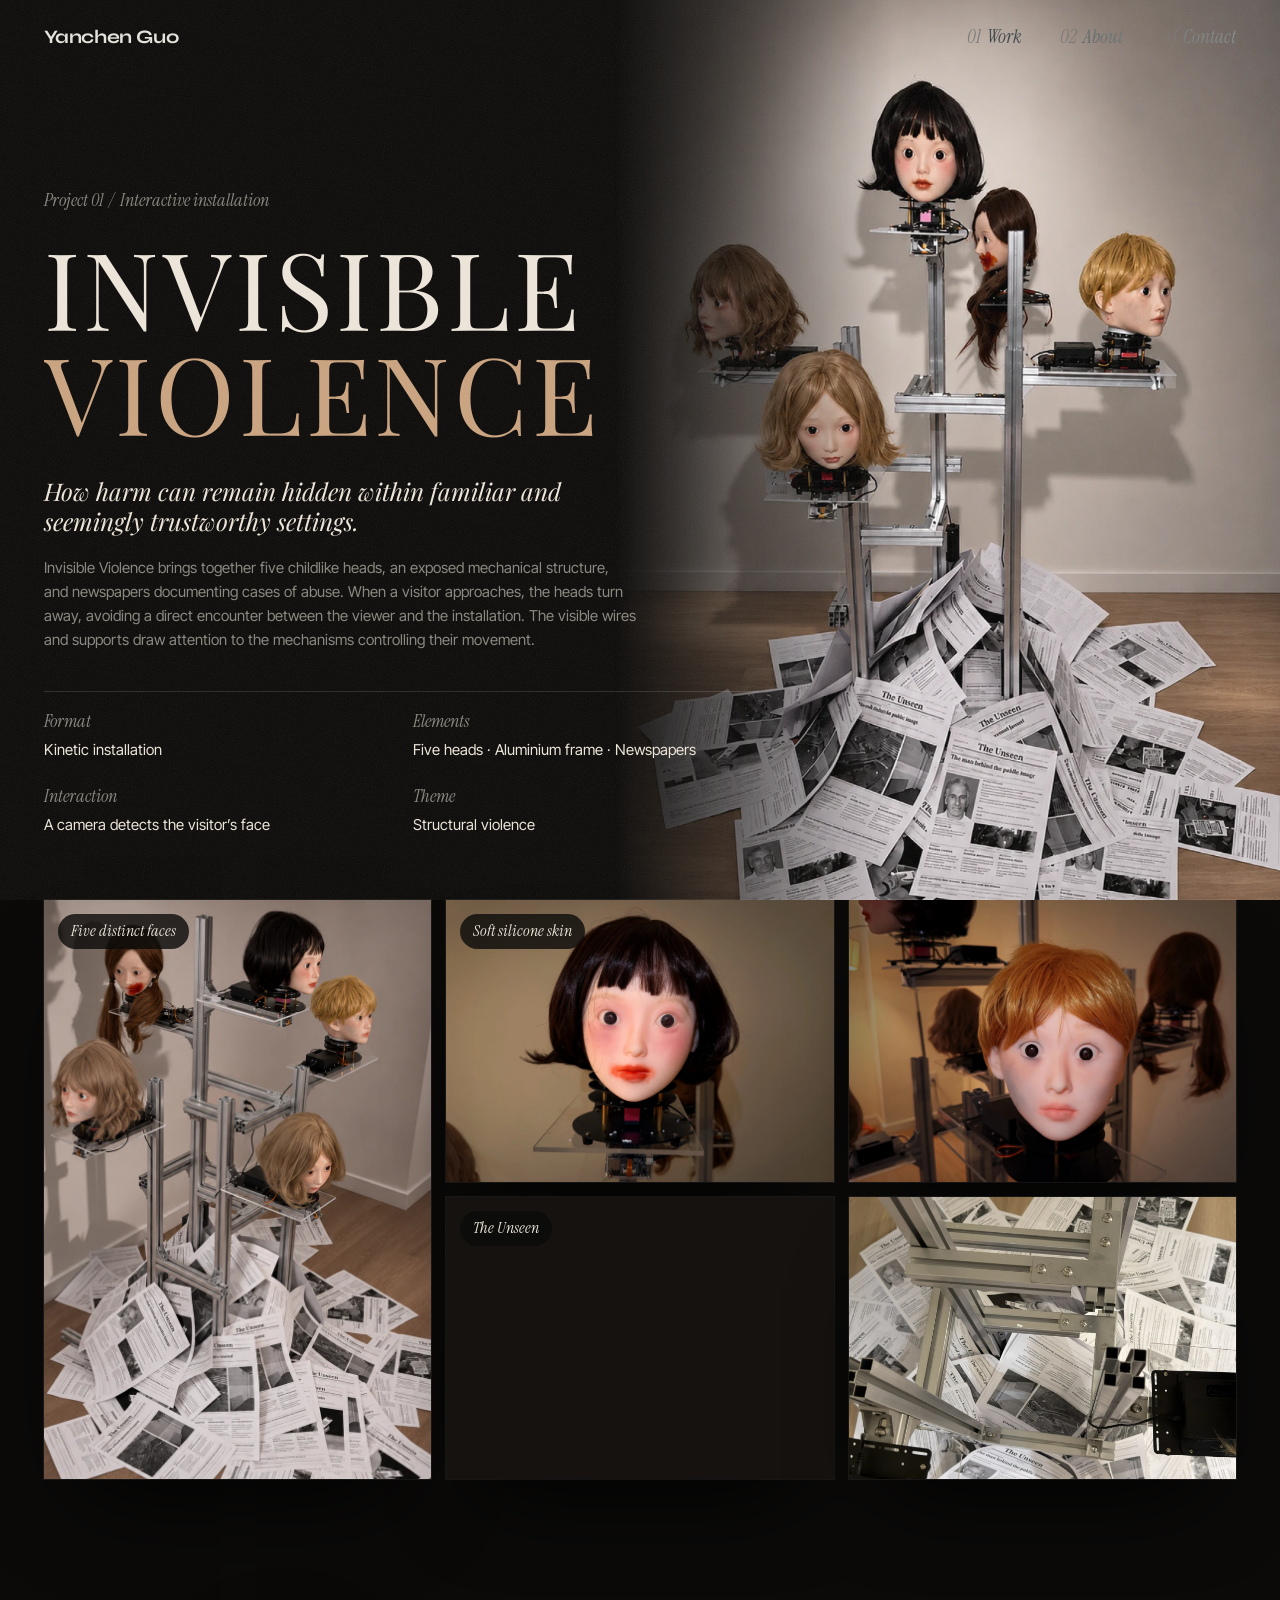
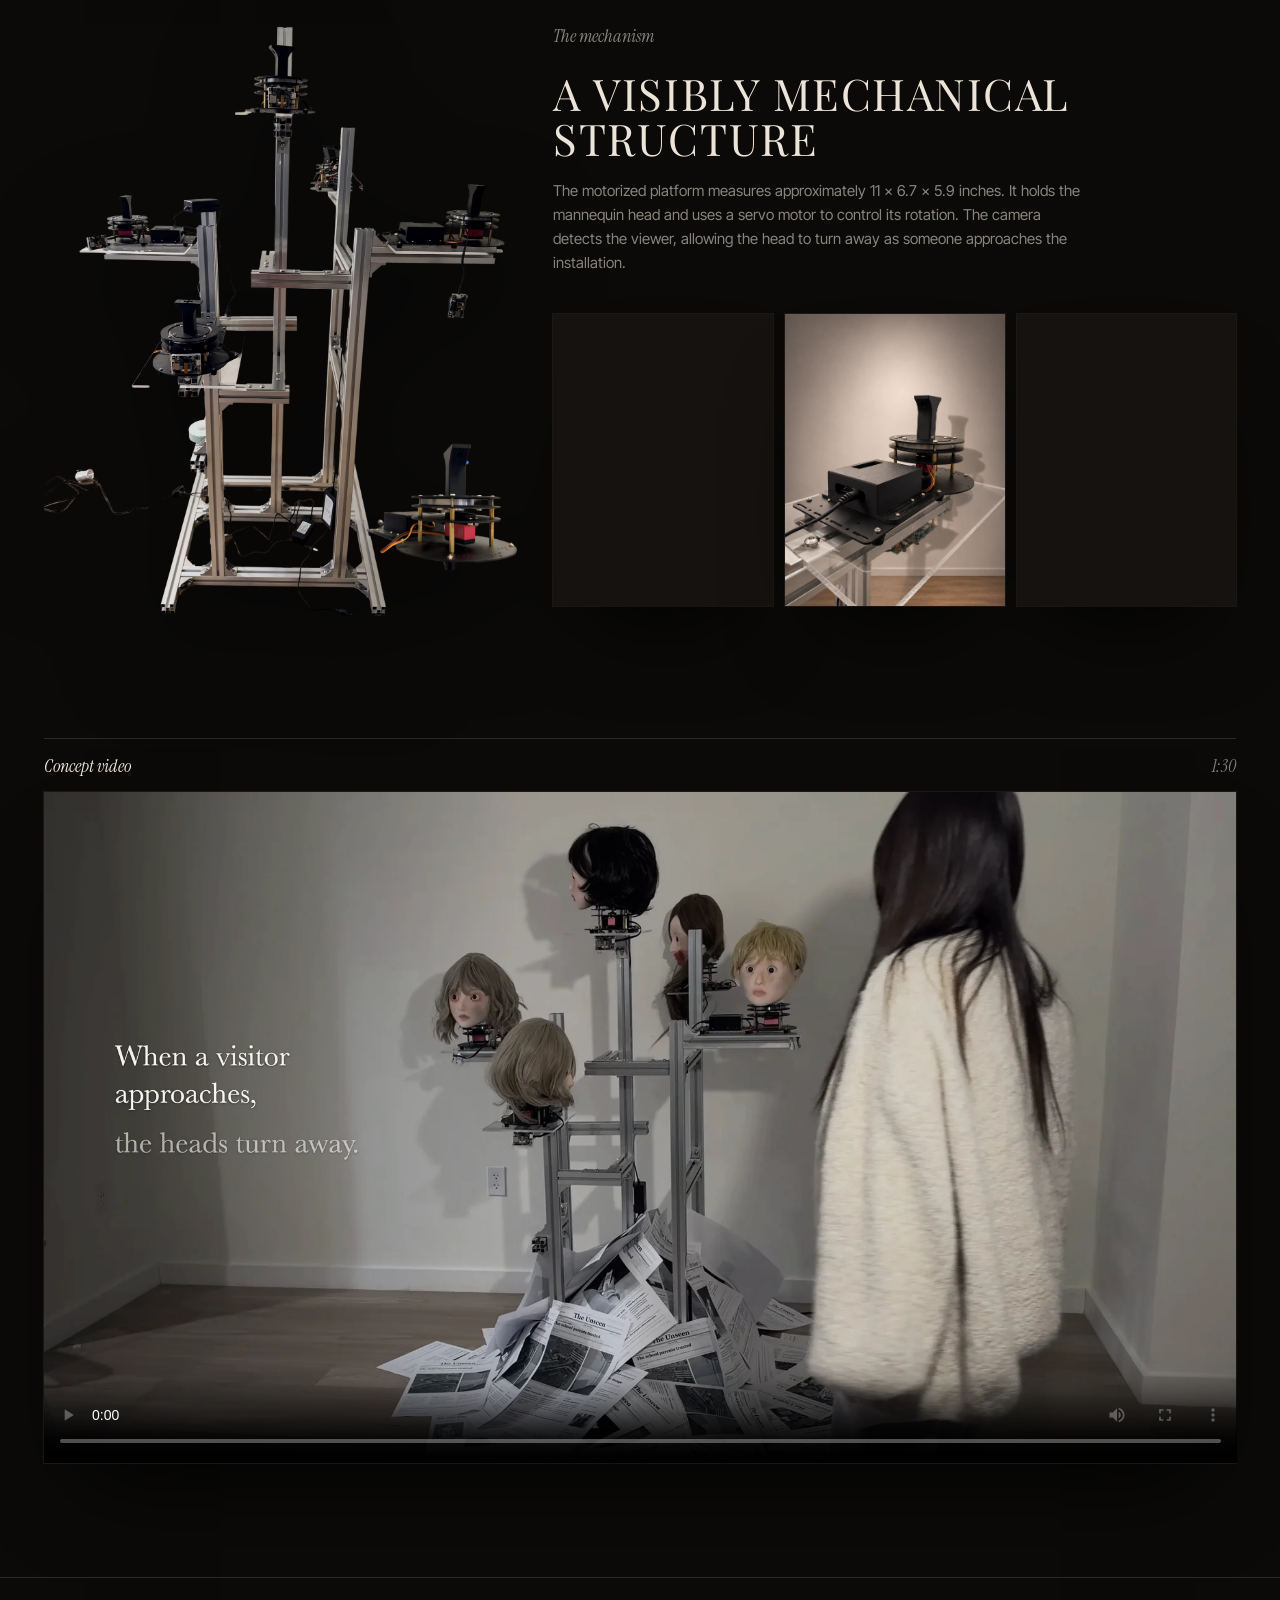
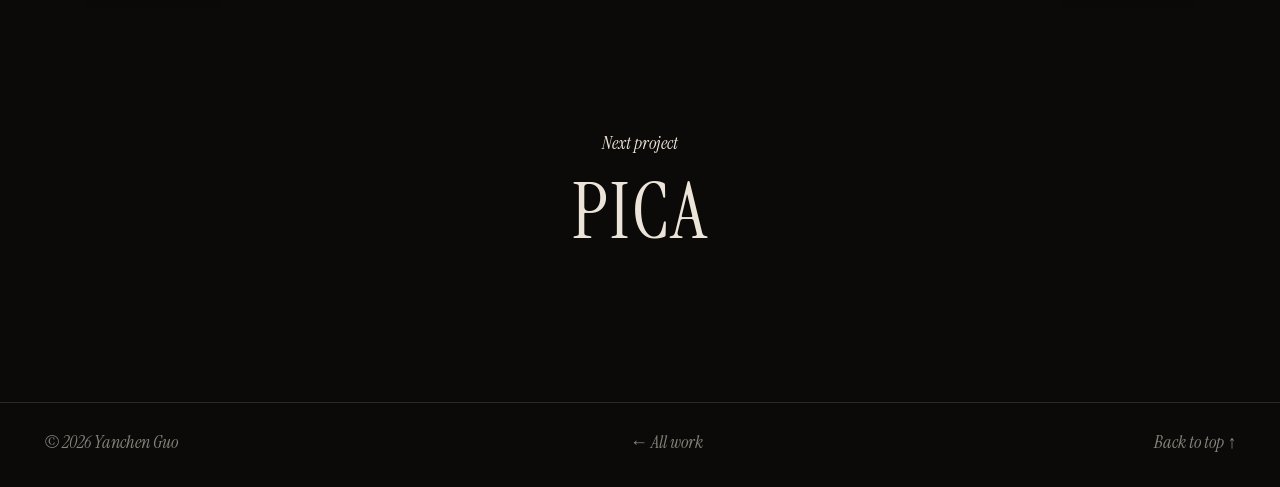
<file: work/invisible-violence.html>
<!doctype html>
<html lang="en">
<head>
  <meta charset="utf-8">
  <meta name="viewport" content="width=device-width, initial-scale=1">
  <title>Invisible Violence — Yanchen Guo</title>
  <meta name="description" content="Invisible Violence — an interactive installation by Yanchen Guo about how harm can remain hidden within familiar and seemingly trustworthy settings.">
  <meta name="theme-color" content="#0b0a09">
  <meta property="og:type" content="article">
  <meta property="og:title" content="Invisible Violence — Yanchen Guo">
  <meta property="og:description" content="How harm can remain hidden within familiar and seemingly trustworthy settings.">
  <meta property="og:image" content="https://yanchenguo.com/assets/img/invisible-violence/cover.webp">
  <link rel="icon" href="../assets/favicon.svg" type="image/svg+xml">

  <script>
    document.documentElement.classList.add('js');
    setTimeout(function () { if (!window.__ready) document.documentElement.classList.remove('js'); }, 2500);
  </script>

  <link rel="preconnect" href="https://fonts.googleapis.com">
  <link rel="preconnect" href="https://fonts.gstatic.com" crossorigin>
  <link href="https://fonts.googleapis.com/css2?family=Instrument+Serif:ital@0;1&family=Playfair+Display:ital,wght@0,400;0,500;1,400&family=Inter+Tight:wght@300;400;500&family=Syne:wght@600;700&display=swap" rel="stylesheet">
  <link rel="stylesheet" href="../assets/css/style.css">

  <script src="../assets/js/vendor/lenis.min.js" defer></script>
  <script src="../assets/js/main.js" defer></script>
</head>
<body class="project theme-iv">

<div class="curtain" aria-hidden="true"></div>
<div class="pj-progress" aria-hidden="true"><span data-progress></span></div>

<header class="nav">
  <a class="nav-logo" href="../" data-magnetic="0.2">Yanchen Guo</a>
  <nav class="nav-links" aria-label="Primary">
    <a href="../#work" data-magnetic="0.3"><span>01</span>Work</a>
    <a href="../#about" data-magnetic="0.3"><span>02</span>About</a>
    <a href="../#contact" data-magnetic="0.3"><span>03</span>Contact</a>
  </nav>
</header>

<main id="top">

  <!-- 首屏：左文字，右边竖幅装置照片往左渐隐进暗色 -->
  <section class="pc-hero pc-hero--split">
    <div class="pc-hero-media" aria-hidden="true">
      <div class="parallax" data-parallax="0.1"><img class="art" src="../assets/img/invisible-violence/photos/06.webp" width="1306" height="1838" alt="" fetchpriority="high"></div>
    </div>

    <div class="pc-hero-inner">
      <p class="mono pj-kicker" data-reveal style="--d:.3s">Project 01 &nbsp;/&nbsp; Interactive installation</p>
      <h1 class="pj-title" data-split style="--d:.4s">Invisible <em>Violence</em></h1>

      <div class="pj-intro">
        <p class="pj-lede" data-reveal style="--d:.8s">How harm can remain hidden within familiar and seemingly trustworthy settings.</p>
        <p class="pj-summary" data-reveal style="--d:.9s">Invisible Violence brings together five childlike heads, an exposed mechanical structure, and newspapers documenting cases of abuse. When a visitor approaches, the heads turn away, avoiding a direct encounter between the viewer and the installation. The visible wires and supports draw attention to the mechanisms controlling their movement.</p>
      </div>

      <dl class="pj-facts mono">
        <div data-reveal style="--d:1s"><dt>Format</dt><dd>Kinetic installation</dd></div>
        <div data-reveal style="--d:1.05s"><dt>Elements</dt><dd>Five heads · Aluminium frame · Newspapers</dd></div>
        <div data-reveal style="--d:1.1s"><dt>Interaction</dt><dd>A camera detects the visitor’s face</dd></div>
        <div data-reveal style="--d:1.15s"><dt>Theme</dt><dd>Structural violence</dd></div>
      </dl>
    </div>
  </section>

  <!-- 照片：左边竖幅全景占两行，右边两个头像 + 两张报纸（原图来自 Figma） -->
  <section class="bento bento--iv" aria-label="Photographs">
    <figure class="bento-item i-tall">
      <button class="ph" type="button" data-zoom="../assets/img/invisible-violence/photos/01.webp" data-zoom-title="The installation" data-cursor="Zoom" data-reveal="clip" aria-label="Enlarge: The installation">
        <div class="parallax"><img class="art" src="../assets/img/invisible-violence/photos/01.webp" width="1086" height="1448" alt="Five childlike heads on an aluminium frame, casting shadows on the wall, above a spill of newspapers" style="object-position:50% 40%" loading="lazy" decoding="async"></div>
        <span class="ph-chip mono">Five distinct faces</span>
      </button>
    </figure>
    <figure class="bento-item i-a">
      <button class="ph" type="button" data-zoom="../assets/img/invisible-violence/photos/03.webp" data-zoom-title="Soft silicone skin" data-cursor="Zoom" data-reveal="clip" style="--d:.06s" aria-label="Enlarge: Soft silicone skin">
        <div class="parallax"><img class="art" src="../assets/img/invisible-violence/photos/03.webp" width="2200" height="1650" alt="A silicone head with a black bob mounted on its motor" style="object-position:50% 35%" loading="lazy" decoding="async"></div>
        <span class="ph-chip mono">Soft silicone skin</span>
      </button>
    </figure>
    <figure class="bento-item i-b">
      <button class="ph" type="button" data-zoom="../assets/img/invisible-violence/photos/04.webp" data-zoom-title="Each child remains an individual" data-cursor="Zoom" data-reveal="clip" style="--d:.12s" aria-label="Enlarge: Each child remains an individual">
        <div class="parallax"><img class="art" src="../assets/img/invisible-violence/photos/04.webp" width="2200" height="1650" alt="A silicone head with orange hair, other heads behind it" style="object-position:50% 40%" loading="lazy" decoding="async"></div>
      </button>
    </figure>
    <figure class="bento-item i-c">
      <button class="ph" type="button" data-zoom="../assets/img/invisible-violence/photos/05.webp" data-zoom-title="The Unseen" data-cursor="Zoom" data-reveal="clip" aria-label="Enlarge: The Unseen">
        <div class="parallax"><img class="art" src="../assets/img/invisible-violence/photos/05.webp" width="2200" height="1650" alt="Pages of the newspaper The Unseen spilling across the floor" loading="lazy" decoding="async"></div>
        <span class="ph-chip mono">The Unseen</span>
      </button>
    </figure>
    <figure class="bento-item i-d">
      <button class="ph" type="button" data-zoom="../assets/img/invisible-violence/photos/02.webp" data-zoom-title="Frame and newspapers" data-cursor="Zoom" data-reveal="clip" style="--d:.06s" aria-label="Enlarge: Frame and newspapers">
        <div class="parallax"><img class="art" src="../assets/img/invisible-violence/photos/02.webp" width="1800" height="1350" alt="Looking down through the aluminium frame onto the newspapers" loading="lazy" decoding="async"></div>
      </button>
    </figure>
  </section>

  <!-- 机械结构：左边铝架抠图，右边说明 + 三张电机照片（原来合在一张图里，已拆开） -->
  <section class="pj-mech" aria-label="The mechanism">
    <div class="pj-mech-art" aria-hidden="true">
      <img class="pj-mech-frame" src="../assets/img/invisible-violence/photos/frame.webp" width="1400" height="1867" alt="" loading="lazy" decoding="async" data-reveal>
      <img class="pj-mech-motor" src="../assets/img/invisible-violence/photos/motor.webp" width="1200" height="1600" alt="" loading="lazy" decoding="async" data-reveal style="--d:.15s">
    </div>
    <div class="pj-mech-body">
      <p class="mono pj-kicker" data-reveal>The mechanism</p>
      <h2 class="pj-mech-title" data-reveal>A visibly mechanical structure</h2>
      <p class="pj-mech-text" data-reveal>The motorized platform measures approximately 11 × 6.7 × 5.9 inches. It holds the mannequin head and uses a servo motor to control its rotation. The camera detects the viewer, allowing the head to turn away as someone approaches the installation.</p>
      <div class="pj-mech-shots">
        <button class="ph" type="button" data-zoom="../assets/img/invisible-violence/photos/m1.webp" data-zoom-title="Motor mount on the acrylic shelf" data-cursor="Zoom" data-reveal="clip" style="--d:0.00s" aria-label="Enlarge: Motor mount on the acrylic shelf">
          <img class="art" src="../assets/img/invisible-violence/photos/m1.webp" width="1086" height="1448" alt="The motorized platform mounted on an acrylic shelf of the frame" loading="lazy" decoding="async">
        </button>
        <button class="ph" type="button" data-zoom="../assets/img/invisible-violence/photos/m2.webp" data-zoom-title="Control box and wiring" data-cursor="Zoom" data-reveal="clip" style="--d:0.06s" aria-label="Enlarge: Control box and wiring">
          <img class="art" src="../assets/img/invisible-violence/photos/m2.webp" width="1086" height="1448" alt="The platform with its black control box and cables" loading="lazy" decoding="async">
        </button>
        <button class="ph" type="button" data-zoom="../assets/img/invisible-violence/photos/m3.webp" data-zoom-title="Servo and turntable" data-cursor="Zoom" data-reveal="clip" style="--d:0.12s" aria-label="Enlarge: Servo and turntable">
          <img class="art" src="../assets/img/invisible-violence/photos/m3.webp" width="1086" height="1448" alt="The layered turntable and servo, seen from the side" loading="lazy" decoding="async">
        </button>
      </div>
    </div>
  </section>

  <!-- 视频：放在最下面（压缩版，原片在 invisible-violence-video/） -->
  <section class="pj-video" id="video">
    <p class="mono pj-video-label" data-reveal><span>Concept video</span><span class="dim">1:30</span></p>
    <video src="../assets/video/invisible-violence.mp4" poster="../assets/video/invisible-violence-poster.webp" controls playsinline preload="metadata" data-reveal></video>
  </section>

  <a class="p-next" href="pica.html" data-cursor="Next">
    <div class="bg"><img class="art" src="../assets/img/pica/cover.webp" alt="" loading="lazy"></div>
    <span class="mono">Next project</span>
    <h2>PICA</h2>
  </a>

</main>

<footer class="footer mono">
  <span>© <span data-year>2026</span> Yanchen Guo</span>
  <a href="../#work">← All work</a>
  <a href="#top" data-magnetic="0.3">Back to top ↑</a>
</footer>

</body>
</html>
</file>
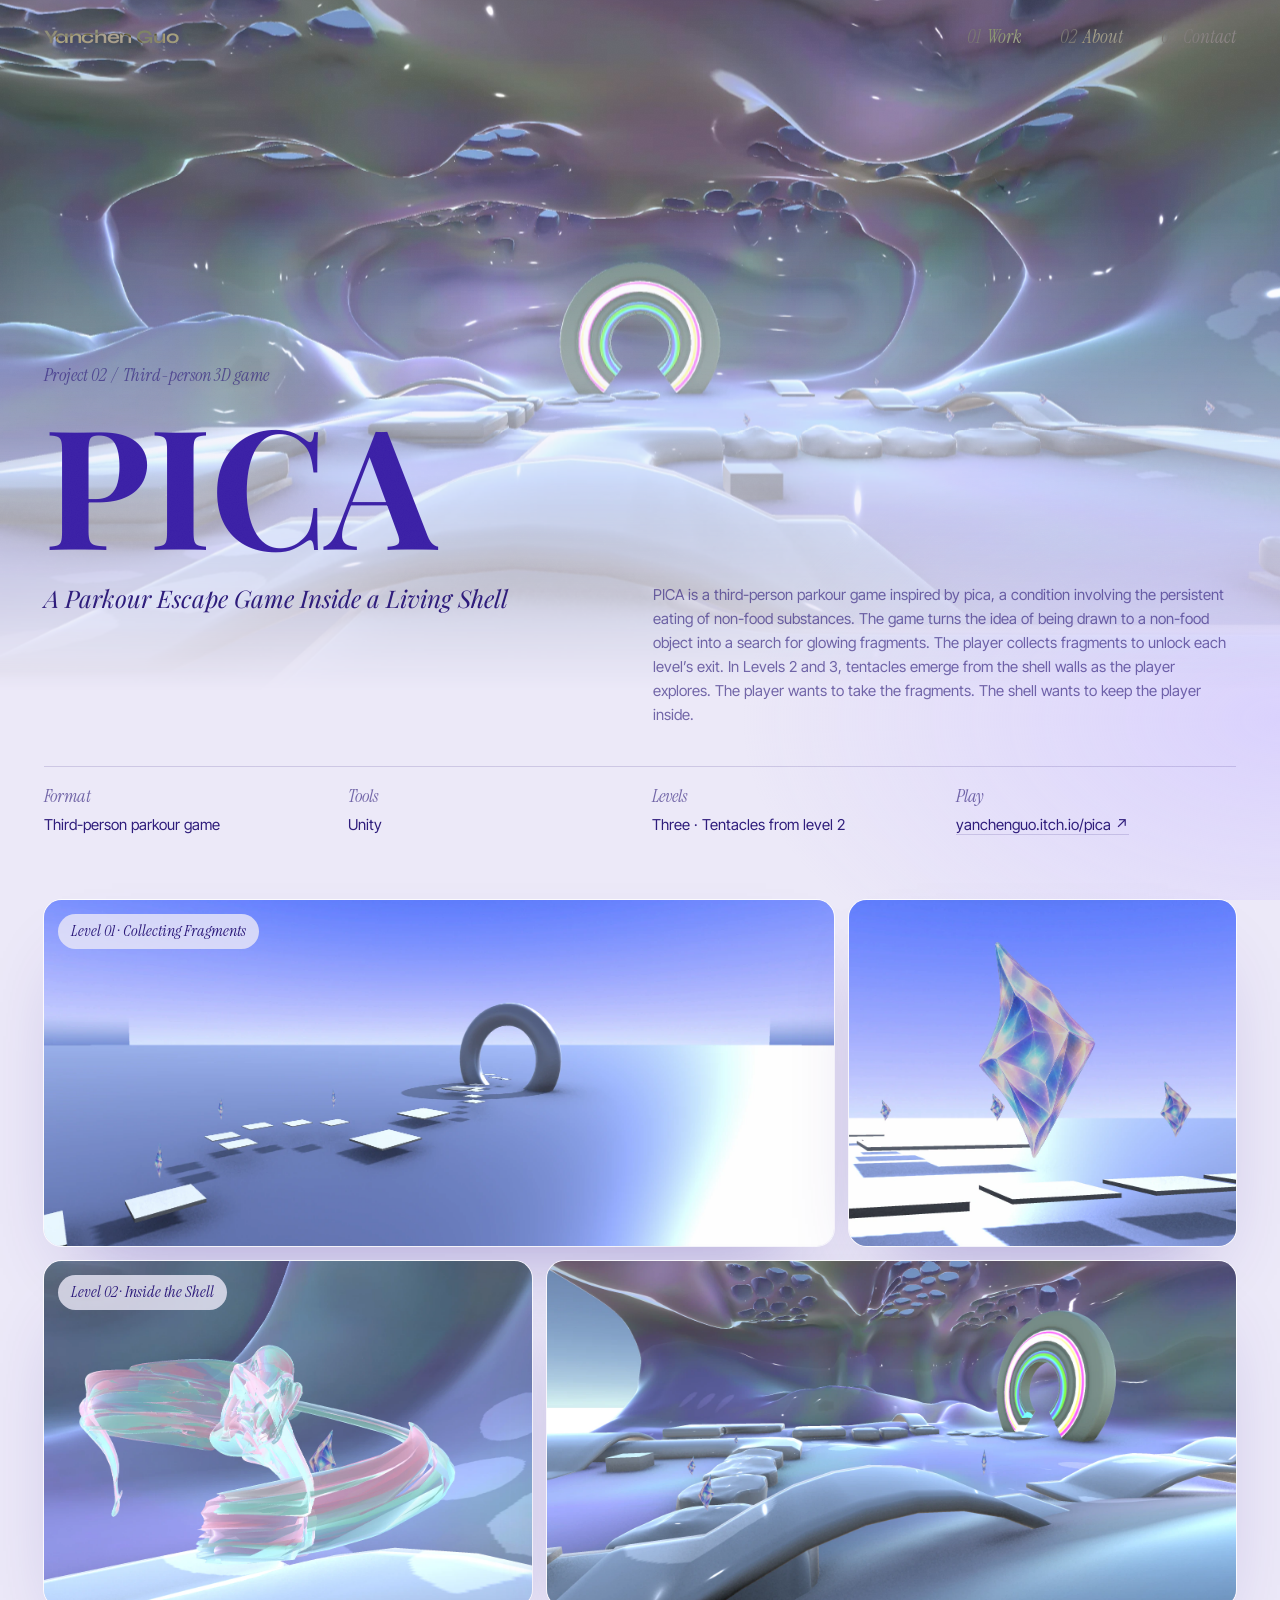
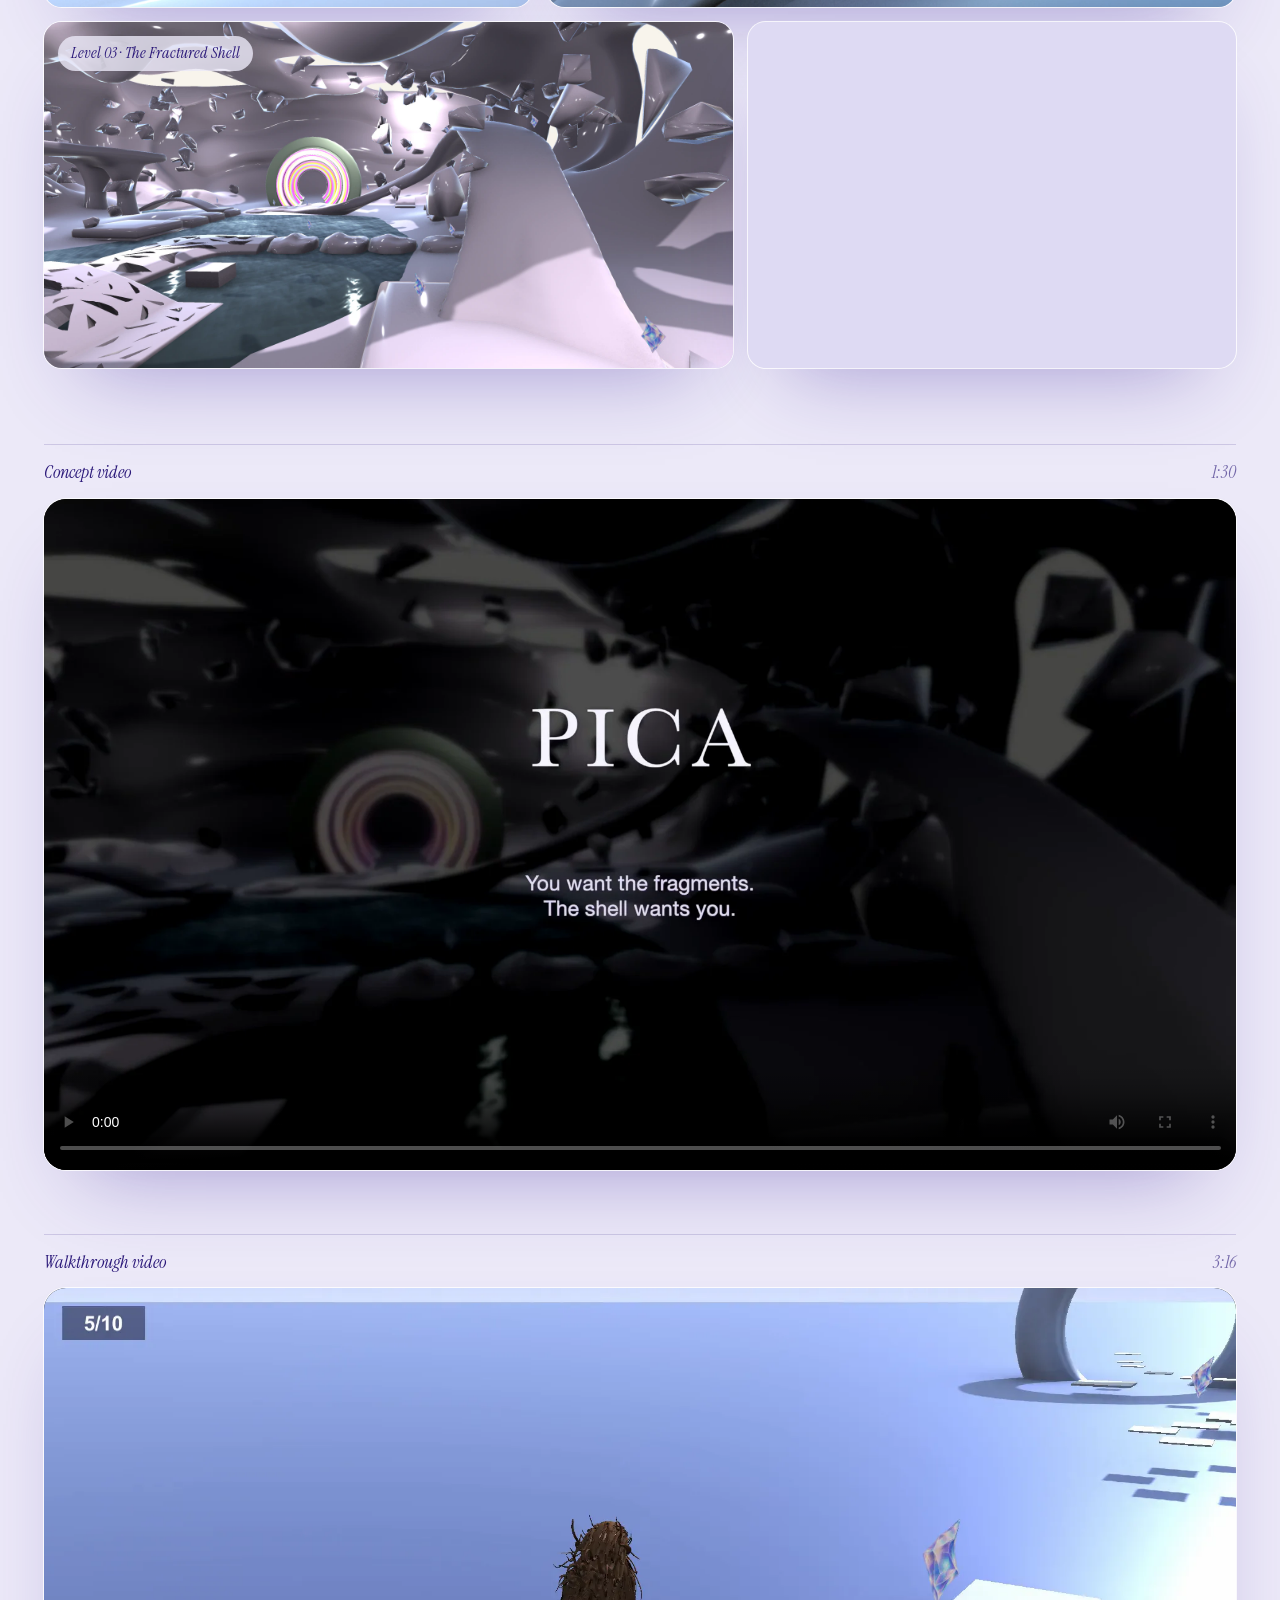
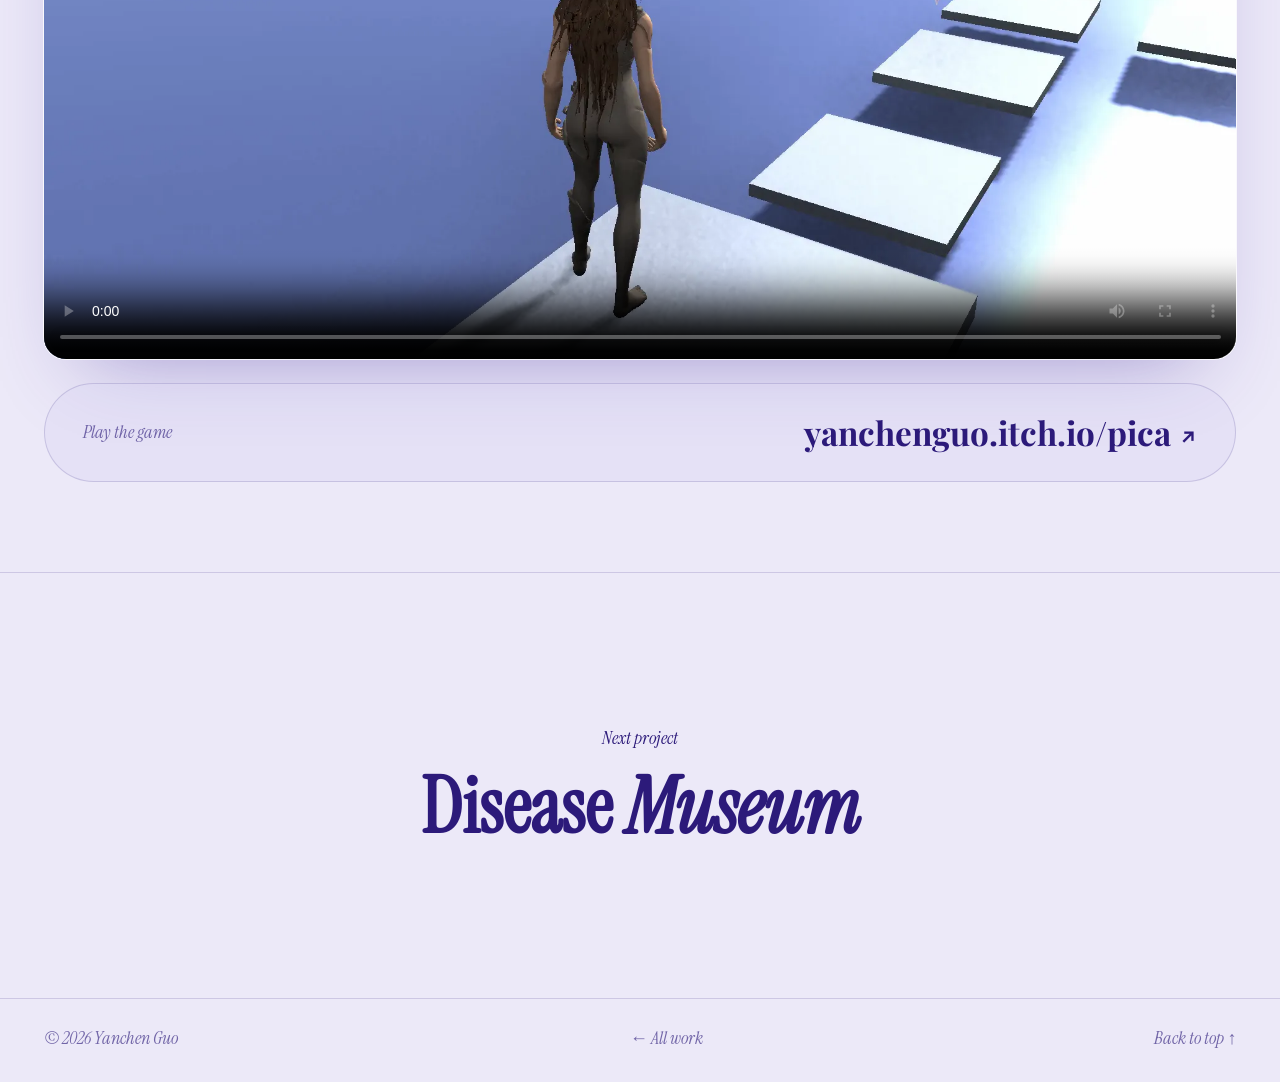
<file: work/pica.html>
<!doctype html>
<html lang="en">
<head>
  <meta charset="utf-8">
  <meta name="viewport" content="width=device-width, initial-scale=1">
  <title>PICA — Yanchen Guo</title>
  <meta name="description" content="PICA — A Parkour Escape Game Inside a Living Shell. A third-person game by Yanchen Guo.">
  <meta name="theme-color" content="#ebe8f7">
  <meta property="og:type" content="article">
  <meta property="og:title" content="PICA — Yanchen Guo">
  <meta property="og:description" content="A Parkour Escape Game Inside a Living Shell">
  <meta property="og:image" content="https://yanchenguo.com/assets/img/pica/cover.webp">
  <link rel="icon" href="../assets/favicon.svg" type="image/svg+xml">

  <script>
    document.documentElement.classList.add('js');
    setTimeout(function () { if (!window.__ready) document.documentElement.classList.remove('js'); }, 2500);
  </script>

  <link rel="preconnect" href="https://fonts.googleapis.com">
  <link rel="preconnect" href="https://fonts.gstatic.com" crossorigin>
  <link href="https://fonts.googleapis.com/css2?family=Instrument+Serif:ital@0;1&family=Playfair+Display:ital,wght@0,400;0,700;1,400&family=Inter+Tight:wght@300;400;500&family=Syne:wght@600;700&display=swap" rel="stylesheet">
  <link rel="stylesheet" href="../assets/css/style.css">

  <script src="../assets/js/vendor/lenis.min.js" defer></script>
  <script src="../assets/js/main.js" defer></script>
</head>
<body class="project theme-pica">

<div class="curtain" aria-hidden="true"></div>
<div class="pj-progress" aria-hidden="true"><span data-progress></span></div>

<header class="nav">
  <a class="nav-logo" href="../" data-magnetic="0.2">Yanchen Guo</a>
  <nav class="nav-links" aria-label="Primary">
    <a href="../#work" data-magnetic="0.3"><span>01</span>Work</a>
    <a href="../#about" data-magnetic="0.3"><span>02</span>About</a>
    <a href="../#contact" data-magnetic="0.3"><span>03</span>Contact</a>
  </nav>
</header>

<main id="top">

  <!-- 首屏：主图往下渐隐进页面底色，标题和简介压在渐隐处 -->
  <section class="pc-hero">
    <div class="pc-hero-media" aria-hidden="true">
      <div class="parallax" data-parallax="0.12"><img class="art" src="../assets/img/pica/shots/03.webp" srcset="../assets/img/pica/shots/03.webp 1920w, ../assets/img/pica/shots/03-xl.webp 3200w" sizes="100vw" width="3840" height="2160" alt="" fetchpriority="high"></div>
    </div>

    <div class="pc-hero-inner">
      <p class="mono pj-kicker" data-reveal style="--d:.3s">Project 02 &nbsp;/&nbsp; Third-person 3D game</p>
      <h1 class="pj-title" data-split style="--d:.4s">PICA</h1>

      <div class="pj-intro">
        <p class="pj-lede" data-reveal style="--d:.8s">A Parkour Escape Game Inside a Living Shell</p>
        <p class="pj-summary" data-reveal style="--d:.9s">PICA is a third-person parkour game inspired by pica, a condition involving the persistent eating of non-food substances. The game turns the idea of being drawn to a non-food object into a search for glowing fragments. The player collects fragments to unlock each level’s exit. In Levels 2 and 3, tentacles emerge from the shell walls as the player explores. The player wants to take the fragments. The shell wants to keep the player inside.</p>
      </div>

      <dl class="pj-facts mono">
        <div data-reveal style="--d:1s"><dt>Format</dt><dd>Third-person parkour game</dd></div>
        <div data-reveal style="--d:1.05s"><dt>Tools</dt><dd>Unity</dd></div>
        <div data-reveal style="--d:1.1s"><dt>Levels</dt><dd>Three · Tentacles from level 2</dd></div>
        <div data-reveal style="--d:1.15s"><dt>Play</dt><dd><a href="https://yanchenguo.itch.io/pica" target="_blank" rel="noopener">yanchenguo.itch.io/pica ↗</a></dd></div>
      </dl>
    </div>
  </section>

  <!-- 照片：三行错落拼贴，一行一关。点开看原图 -->
  <section class="bento" aria-label="Screenshots">
      <figure class="bento-item b-l1a">
        <button class="ph" type="button" data-zoom="../assets/img/pica/shots/01-xl.webp" data-zoom-title="Level 1 — Floating platforms" data-cursor="Zoom" data-reveal="clip" aria-label="Enlarge: Level 1 — Floating platforms">
          <div class="parallax"><img class="art" src="../assets/img/pica/shots/01.webp" srcset="../assets/img/pica/shots/01.webp 1920w, ../assets/img/pica/shots/01-xl.webp 3200w" sizes="(min-width: 900px) 64vw, 100vw" width="3840" height="2160" alt="PICA, level 1: floating platforms leading to a ring-shaped exit" style="object-position:50% 62%" loading="lazy" decoding="async"></div>
          <span class="ph-chip mono">Level 01<span class="chip-name"> · Collecting Fragments</span></span>
        </button>
      </figure>
      <figure class="bento-item b-l1b">
        <button class="ph" type="button" data-zoom="../assets/img/pica/shots/02-xl.webp" data-zoom-title="Level 1 — A glowing fragment" data-cursor="Zoom" data-reveal="clip" aria-label="Enlarge: Level 1 — A glowing fragment">
          <div class="parallax"><img class="art" src="../assets/img/pica/shots/02.webp" srcset="../assets/img/pica/shots/02.webp 1920w, ../assets/img/pica/shots/02-xl.webp 3200w" sizes="(min-width: 900px) 32vw, 100vw" width="3840" height="2160" alt="PICA, level 1: an iridescent fragment floating above the platforms" style="object-position:52% 45%" loading="lazy" decoding="async"></div>
        </button>
      </figure>
      <figure class="bento-item b-l2a">
        <button class="ph" type="button" data-zoom="../assets/img/pica/shots/05-xl.webp" data-zoom-title="Level 2 — Tentacles" data-cursor="Zoom" data-reveal="clip" aria-label="Enlarge: Level 2 — Tentacles">
          <div class="parallax"><img class="art" src="../assets/img/pica/shots/05.webp" srcset="../assets/img/pica/shots/05.webp 1920w, ../assets/img/pica/shots/05-xl.webp 3200w" sizes="(min-width: 900px) 40vw, 100vw" width="3840" height="2160" alt="PICA, level 2: an iridescent tentacle emerging from the shell wall" style="object-position:40% 50%" loading="lazy" decoding="async"></div>
          <span class="ph-chip mono">Level 02<span class="chip-name"> · Inside the Shell</span></span>
        </button>
      </figure>
      <figure class="bento-item b-l2b">
        <button class="ph" type="button" data-zoom="../assets/img/pica/shots/04-xl.webp" data-zoom-title="Level 2 — Inside the shell" data-cursor="Zoom" data-reveal="clip" aria-label="Enlarge: Level 2 — Inside the shell">
          <div class="parallax"><img class="art" src="../assets/img/pica/shots/04.webp" srcset="../assets/img/pica/shots/04.webp 1920w, ../assets/img/pica/shots/04-xl.webp 3200w" sizes="(min-width: 900px) 56vw, 100vw" width="3840" height="2160" alt="PICA, level 2: curved paths inside the shell toward the portal" style="object-position:50% 55%" loading="lazy" decoding="async"></div>
        </button>
      </figure>
      <figure class="bento-item b-l3a">
        <button class="ph" type="button" data-zoom="../assets/img/pica/shots/06-xl.webp" data-zoom-title="Level 3 — Entrance" data-cursor="Zoom" data-reveal="clip" aria-label="Enlarge: Level 3 — Entrance">
          <div class="parallax"><img class="art" src="../assets/img/pica/shots/06.webp" srcset="../assets/img/pica/shots/06.webp 1920w, ../assets/img/pica/shots/06-xl.webp 3200w" sizes="(min-width: 900px) 56vw, 100vw" width="3840" height="2160" alt="PICA, level 3: the entrance, with broken shell pieces floating overhead" style="object-position:50% 50%" loading="lazy" decoding="async"></div>
          <span class="ph-chip mono">Level 03<span class="chip-name"> · The Fractured Shell</span></span>
        </button>
      </figure>
      <figure class="bento-item b-l3b">
        <button class="ph" type="button" data-zoom="../assets/img/pica/shots/07-xl.webp" data-zoom-title="Level 3 — Toward the final portal" data-cursor="Zoom" data-reveal="clip" aria-label="Enlarge: Level 3 — Toward the final portal">
          <div class="parallax"><img class="art" src="../assets/img/pica/shots/07.webp" srcset="../assets/img/pica/shots/07.webp 1920w, ../assets/img/pica/shots/07-xl.webp 3200w" sizes="(min-width: 900px) 40vw, 100vw" width="3840" height="2160" alt="PICA, level 3: a perforated bridge over water leading to the final portal" style="object-position:50% 50%" loading="lazy" decoding="async"></div>
        </button>
      </figure>
  </section>

  <!-- 视频：放在最下面（压缩版，原片在 pica-video/PICA_Solace_1080p.mp4） -->
  <section class="pj-video" id="video">
    <p class="mono pj-video-label" data-reveal><span>Concept video</span><span class="dim">1:30</span></p>
    <video src="../assets/video/pica.mp4" poster="../assets/video/pica-poster.webp" controls playsinline preload="metadata" data-reveal></video>
    <!-- Walkthrough：三关完整实录（压缩版，原片在 pica-video/录制1794634852397.mp4） -->
    <p class="mono pj-video-label pj-video-label--next" data-reveal><span>Walkthrough video</span><span class="dim">3:16</span></p>
    <video src="../assets/video/pica-walkthrough.mp4" poster="../assets/video/pica-walkthrough-poster.webp" controls playsinline preload="metadata" data-reveal></video>
    <a class="pj-play" href="https://yanchenguo.itch.io/pica" target="_blank" rel="noopener" data-reveal>
      <span class="mono">Play the game</span>
      <span class="pj-play-url">yanchenguo.itch.io/pica <span class="arrow">↗</span></span>
    </a>
  </section>

  <a class="p-next" href="disease-museum.html" data-cursor="Next">
    <div class="bg"><img class="art" src="../assets/img/disease-museum/cover.webp" alt="" loading="lazy"></div>
    <span class="mono">Next project</span>
    <h2>Disease <em>Museum</em></h2>
  </a>

</main>

<footer class="footer mono">
  <span>© <span data-year>2026</span> Yanchen Guo</span>
  <a href="../#work">← All work</a>
  <a href="#top" data-magnetic="0.3">Back to top ↑</a>
</footer>

</body>
</html>
</file>
<file: assets/css/style.css>
/* ==========================================================================
   Yanchen Guo — portfolio
   ========================================================================== */

:root {
  color-scheme: dark;
  --ink: #0a0a09;
  --ink-2: #121110;
  --paper: #ece7dd;
  --muted: rgba(236, 231, 221, 0.56);
  --faint: rgba(236, 231, 221, 0.14);
  --glow: #f3d6ae;

  --serif: "Instrument Serif", "Songti SC", "Noto Serif SC", Georgia, serif;
  --sans: "Inter Tight", "PingFang SC", "Noto Sans SC", system-ui, sans-serif;
  /* small text: a soft italic serif in normal case (was tracked uppercase mono) */
  --mono: "Instrument Serif", "Songti SC", Georgia, serif;
  --brand: "Syne", "Inter Tight", system-ui, sans-serif;

  --gutter: clamp(16px, 3.4vw, 48px);
  --gap: clamp(16px, 2vw, 28px);
  --ease: cubic-bezier(0.16, 1, 0.3, 1);
  --ease-io: cubic-bezier(0.76, 0, 0.24, 1);
}

*, *::before, *::after { box-sizing: border-box; }

html, body { overflow-x: clip; }

body {
  margin: 0;
  background: var(--ink);
  color: var(--paper);
  font-family: var(--sans);
  font-size: 16px;
  line-height: 1.55;
  -webkit-font-smoothing: antialiased;
  -moz-osx-font-smoothing: grayscale;
  text-rendering: optimizeLegibility;
}

::selection { background: var(--glow); color: var(--ink); }

img, canvas, video { display: block; max-width: 100%; }

a { color: inherit; text-decoration: none; }

:focus-visible { outline: 1px solid var(--glow); outline-offset: 4px; }

em { font-style: italic; }

.mono {
  font-family: var(--mono);
  font-style: italic;
  font-size: 18px;
  line-height: 1.3;
  letter-spacing: 0;
}

.dim { color: var(--muted); }

.label { color: var(--muted); margin: 0 0 28px; }


/* Lenis smooth scroll */
html.lenis, html.lenis body { height: auto; }
.lenis.lenis-smooth { scroll-behavior: auto !important; }
.lenis.lenis-smooth [data-lenis-prevent] { overscroll-behavior: contain; }
.lenis.lenis-stopped { overflow: hidden; }

/* Film grain over everything (static: an animated full-screen layer costs frames) */
body::after {
  content: "";
  position: fixed;
  inset: 0;
  z-index: 90;
  pointer-events: none;
  opacity: 0.075;
  background-image: url("data:image/svg+xml;utf8,<svg xmlns='http://www.w3.org/2000/svg' width='240' height='240'><filter id='n'><feTurbulence type='fractalNoise' baseFrequency='.85' numOctaves='3' stitchTiles='stitch'/><feColorMatrix values='0 0 0 0 1  0 0 0 0 1  0 0 0 0 1  0 0 0 .9 0'/></filter><rect width='100%' height='100%' filter='url(%23n)'/></svg>");
}

/* ==========================================================================
   Page curtain (enter / leave)
   ========================================================================== */

.curtain {
  position: fixed;
  inset: 0;
  z-index: 95;
  display: none;
  pointer-events: none;
  background: var(--ink);
  transform-origin: top;
}

.js .curtain { display: block; animation: curtain-out 1.1s var(--ease) 0.05s both; }

.js.is-leaving .curtain {
  transform-origin: bottom;
  animation: curtain-in 0.6s var(--ease-io) both;
}

@keyframes curtain-out { from { transform: scaleY(1); } to { transform: scaleY(0); } }
@keyframes curtain-in  { from { transform: scaleY(0); } to { transform: scaleY(1); } }

/* ==========================================================================
   Navigation
   ========================================================================== */

.nav {
  position: fixed;
  top: 0;
  left: 0;
  right: 0;
  z-index: 50;
  display: flex;
  align-items: center;
  justify-content: space-between;
  padding: 22px var(--gutter);
  color: #f0ece4;
  mix-blend-mode: difference;
}

.nav-logo {
  font-family: var(--brand);
  font-weight: 700;
  font-size: 19px;
  letter-spacing: -0.02em;
}

.nav-links { display: flex; gap: clamp(18px, 3vw, 40px); }

.nav-links a {
  font-family: var(--mono);
  font-style: italic;
  font-size: 19px;
}

.nav-links a span { opacity: 0.5; margin-right: 6px; }

[data-magnetic] { display: inline-block; transition: transform 0.6s var(--ease); }

/* ==========================================================================
   Cursor
   ========================================================================== */

.cursor {
  position: fixed;
  left: 0;
  top: 0;
  z-index: 99;
  pointer-events: none;
  opacity: 0;
  transition: opacity 0.3s;
  will-change: transform;
}

.has-cursor .cursor { opacity: 1; }
.has-cursor, .has-cursor * { cursor: none; }

.cursor-ball {
  position: absolute;
  left: -44px;
  top: -44px;
  width: 88px;
  height: 88px;
  border-radius: 50%;
  /* no mix-blend-mode here: blending a fixed layer re-composites the whole page every frame */
  background: var(--cursor, #f0ece4);
  box-shadow: 0 0 0 4px rgba(0, 0, 0, 0.18);
  display: grid;
  place-items: center;
  transform: scale(0.11);
  /* transform only: a background-color transition runs on the main thread and
     cost a dropped frame every time the cursor changed state while scrolling */
  transition: transform 0.45s var(--ease);
  will-change: transform;
}

.cursor.is-link .cursor-ball { transform: scale(0.42); }

.cursor.is-view .cursor-ball { transform: scale(1); background: rgba(240, 236, 228, 0.94); box-shadow: none; }

.cursor-label {
  font-family: var(--mono);
  font-style: italic;
  font-size: 17px;
  color: var(--ink);
  opacity: 0;
  transition: opacity 0.25s;
}

.cursor.is-view .cursor-label { opacity: 1; transition-delay: 0.1s; }

/* ==========================================================================
   Reveal system (only active once JS is running)
   ========================================================================== */

.js [data-reveal] {
  opacity: 0;
  transform: translate3d(0, 28px, 0);
  transition: opacity 1.3s var(--ease), transform 1.3s var(--ease);
  transition-delay: var(--d, 0s);
}

.js [data-reveal].is-in { opacity: 1; transform: none; }

/* images: fade + rise only (opacity/transform stay on the compositor;
   animating clip-path repainted every big image on every frame) */
.js [data-reveal="clip"] {
  opacity: 0;
  transform: translate3d(0, 40px, 0);
  transition: opacity 1.1s var(--ease), transform 1.3s var(--ease);
  transition-delay: var(--d, 0s);
}

.js [data-reveal="clip"].is-in { opacity: 1; transform: none; }

.split .w {
  display: inline-block;
  overflow: hidden;
  vertical-align: top;
  padding: 0 0.08em 0.1em 0;
  margin: 0 -0.08em -0.1em 0;
}

.split .c { display: inline-block; }

.js .split .c {
  transform: translate3d(0, 112%, 0);
  transition: transform 1.25s var(--ease);
  transition-delay: calc(var(--i) * 32ms + var(--d, 0s));
}

.js .split.is-in .c { transform: none; }

/* ==========================================================================
   Hero
   ========================================================================== */

.hero {
  position: relative;
  height: 76vh;
  height: 76svh;
  min-height: 500px;
  max-height: 860px;
  overflow: hidden;
  background:
    radial-gradient(60% 50% at 72% 32%, rgba(243, 214, 174, 0.16), transparent 70%),
    var(--ink);
}

.hero-light {
  position: absolute;
  inset: 0;
  width: 100%;
  height: 100%;
}

.hero-inner {
  position: absolute;
  inset: 0;
  display: grid;
  grid-template-rows: auto 1fr;
  padding: 92px var(--gutter) clamp(28px, 3.6vw, 48px);
  pointer-events: none;
}

.hero-inner a { pointer-events: auto; }

.hero-top {
  display: flex;
  justify-content: space-between;
  gap: 24px;
}

.hero-top p { margin: 0; }


.hero-bottom {
  align-self: end;
  display: flex;
  flex-wrap: wrap;
  align-items: flex-end;
  justify-content: space-between;
  gap: 24px 48px;
}

.hero-title {
  margin: 0;
  font-family: var(--serif);
  font-weight: 400;
  font-size: clamp(56px, 8.6vw, 144px);
  line-height: 0.9;
  letter-spacing: -0.025em;
}

.hero-side {
  display: flex;
  flex-direction: column;
  align-items: flex-end;
  gap: 18px;
  max-width: 24em;
  padding-bottom: 0.5em;
  text-align: right;
}

.hero-intro {
  margin: 0;
  font-size: clamp(14px, 1.1vw, 16px);
  color: var(--muted);
}

.scroll-cue { display: flex; align-items: center; gap: 12px; white-space: nowrap; }

.cue-line {
  position: relative;
  width: 1px;
  height: 32px;
  overflow: hidden;
  background: var(--faint);
}

.cue-line::after {
  content: "";
  position: absolute;
  left: 0;
  top: 0;
  width: 1px;
  height: 100%;
  background: var(--paper);
  animation: cue 2.2s var(--ease-io) infinite;
}

@keyframes cue {
  0%   { transform: translateY(-100%); }
  60%  { transform: translateY(100%); }
  100% { transform: translateY(100%); }
}

@media (hover: none) { .touch-hide { display: none; } }

/* words that light up as you scroll past them */
[data-scrub] .sw { transition: opacity 0.25s linear; }

/* ==========================================================================
   Section head
   ========================================================================== */

.section-head {
  display: flex;
  align-items: flex-end;
  justify-content: space-between;
  gap: 24px;
  padding: clamp(56px, 7vw, 96px) var(--gutter) clamp(24px, 3vw, 40px);
}

.section-title {
  margin: 0;
  font-family: var(--serif);
  font-weight: 400;
  font-size: clamp(32px, 3.6vw, 56px);
  line-height: 1;
  letter-spacing: -0.015em;
}

.section-count { margin: 0 0 0.4em; color: var(--muted); white-space: nowrap; }

/* ==========================================================================
   Work — compact grid so every project is visible at a glance
   ========================================================================== */

.work { padding-bottom: clamp(72px, 9vw, 128px); }

/* Two staggered columns; every cover keeps its own aspect ratio (no cropping).
   Left: tall + wide, right: wide + tall. The right column starts lower by the
   height difference, so both columns end on the same line. */
.work-list {
  display: grid;
  grid-template-columns: repeat(2, minmax(0, 1fr));
  column-gap: clamp(16px, 2.4vw, 36px);
  padding: 0 var(--gutter);
}

.work-col { display: flex; flex-direction: column; gap: clamp(44px, 5vw, 80px); }
.work-col:nth-child(2) { padding-top: 7.4vw; }

.work-link { display: block; }

.work-media {
  position: relative;
  overflow: hidden;
  aspect-ratio: 4 / 3;
  border-radius: 2px;
  background: var(--ink-2);
  transform: perspective(1200px) rotateX(var(--rx, 0deg)) rotateY(var(--ry, 0deg));
  transition: transform 0.9s var(--ease), clip-path 1.6s var(--ease);
  box-shadow: inset 0 0 0 1px rgba(255, 255, 255, 0.04);
}

/* light that follows the cursor across the cover */
.work-media::after {
  content: "";
  position: absolute;
  inset: 0;
  z-index: 2;
  pointer-events: none;
  background: radial-gradient(420px circle at var(--gx, 50%) var(--gy, 50%), rgba(var(--accent, 255, 236, 210), 0.34), transparent 55%);
  mix-blend-mode: screen;
  opacity: 0;
  transition: opacity 0.7s var(--ease);
}

.work-link:hover .work-media::after { opacity: 1; }

.parallax {
  position: absolute;
  inset: -11% 0;
}

.parallax[data-parallax] { will-change: transform; }

.art {
  position: absolute;
  inset: 0;
  width: 100%;
  height: 100%;
  object-fit: cover;
  overflow: hidden;
  transform: scale(1.02);
  transition: transform 1.8s var(--ease), filter 1.2s var(--ease);
}

.work-link:hover .art { transform: scale(1.07); }

.ph-tag {
  position: absolute;
  left: 14px;
  bottom: 12px;
  z-index: 3;
  font-size: 15px;
  color: rgba(236, 231, 221, 0.62);
}

.work-caption {
  display: grid;
  grid-template-columns: 2em minmax(0, 1fr) auto;
  align-items: baseline;
  column-gap: 12px;
  row-gap: 4px;
  padding-top: 14px;
}

.work-no { grid-column: 1; grid-row: 1; color: var(--muted); }

.work-title {
  grid-column: 2;
  grid-row: 1;
  position: relative;
  margin: 0;
  font-family: var(--serif);
  font-weight: 400;
  font-size: clamp(22px, 2.1vw, 32px);
  line-height: 1.1;
  transition: transform 0.8s var(--ease);
}

.work-title::before {
  content: "";
  position: absolute;
  left: -0.9em;
  top: 55%;
  width: 0.6em;
  height: 1px;
  background: var(--paper);
  transform: scaleX(0);
  transform-origin: left;
  transition: transform 0.8s var(--ease);
}

.work-link:hover .work-title { transform: translateX(0.9em); }
.work-link:hover .work-title::before { transform: scaleX(1); }

.work-year { grid-column: 3; grid-row: 1; color: var(--muted); }
.work-tags { grid-column: 2 / -1; grid-row: 2; color: var(--muted); }

/* project not published yet: no hover, no link */
.work-item--soon .work-media { box-shadow: inset 0 0 0 1px var(--faint); }
.work-item--soon .work-title { color: var(--muted); font-style: italic; }

/* second variant of the prism placeholder, so neighbours don't repeat */
.art-2.art-alt::before { animation-direction: reverse; filter: blur(46px) saturate(0.7) hue-rotate(140deg); }

/* ==========================================================================
   Placeholder artworks (replace with <img class="art" …>)
   ========================================================================== */

/* 01 — Dawn: a low sun through haze */
.art-1 {
  background:
    radial-gradient(42% 58% at 68% 58%, rgba(255, 205, 150, 0.95), rgba(255, 150, 90, 0.32) 38%, transparent 70%),
    radial-gradient(90% 60% at 15% 115%, rgba(86, 104, 150, 0.55), transparent 62%),
    linear-gradient(180deg, #120f0d 0%, #2a1c13 58%, #0c0b0a 100%);
  background-size: 150% 150%, 100% 100%, 100% 100%;
  animation: drift 20s ease-in-out infinite alternate;
}

.art-1::before {
  content: "";
  position: absolute;
  left: 0;
  right: 0;
  top: 61%;
  height: 1px;
  background: linear-gradient(90deg, transparent, rgba(255, 228, 190, 0.8) 55%, transparent);
  box-shadow: 0 0 24px 2px rgba(255, 200, 140, 0.45);
}

.art-1::after {
  content: "";
  position: absolute;
  inset: 61% 0 0 0;
  background: linear-gradient(180deg, rgba(255, 190, 130, 0.18), transparent 60%);
  filter: blur(6px);
}

@keyframes drift {
  from { background-position: 62% 58%, 0 0, 0 0; }
  to   { background-position: 92% 80%, 0 0, 0 0; }
}

/* 02 — Prism: a glass sphere over moving colour */
.art-2 { background: #0d0c0b; }

.art-2::before {
  content: "";
  position: absolute;
  inset: -35%;
  background: conic-gradient(from 0deg at 50% 50%, #0d0c0b 0deg, #34284d 60deg, #b98262 130deg, #efdcbf 170deg, #46707f 230deg, #0d0c0b 290deg);
  filter: blur(46px) saturate(0.85);
  opacity: 0.8;
  animation: spin 36s linear infinite;
}

.art-2::after {
  content: "";
  position: absolute;
  left: 50%;
  top: 50%;
  width: 40%;
  aspect-ratio: 1;
  border-radius: 50%;
  transform: translate(-50%, -50%);
  background: radial-gradient(circle at 34% 28%, rgba(255, 255, 255, 0.75), rgba(255, 255, 255, 0.1) 32%, rgba(255, 255, 255, 0.02) 62%, transparent 72%);
  box-shadow: inset -24px -36px 70px rgba(0, 0, 0, 0.55), 0 50px 90px rgba(0, 0, 0, 0.45);
  -webkit-backdrop-filter: blur(14px) brightness(1.15);
  backdrop-filter: blur(14px) brightness(1.15);
}

@keyframes spin { to { transform: rotate(360deg); } }

/* 03 — Blinds: afternoon light through a window */
.art-3 { background: linear-gradient(160deg, #1b1612, #0b0a09 70%); }

.art-3::before {
  content: "";
  position: absolute;
  inset: -25%;
  background: repeating-linear-gradient(104deg, rgba(255, 214, 170, 0) 0 26px, rgba(255, 214, 170, 0.6) 26px 44px);
  -webkit-mask-image: radial-gradient(55% 45% at 58% 46%, #000 15%, transparent 72%);
  mask-image: radial-gradient(55% 45% at 58% 46%, #000 15%, transparent 72%);
  filter: blur(1.6px);
  animation: sweep 16s ease-in-out infinite alternate;
}

.art-3::after {
  content: "";
  position: absolute;
  inset: 0;
  background: radial-gradient(40% 30% at 58% 46%, rgba(255, 200, 150, 0.22), transparent 70%);
}

@keyframes sweep {
  from { transform: skewY(-9deg) translateX(-5%); }
  to   { transform: skewY(-9deg) translateX(5%); }
}

/* 04 — Field: a breathing grid of points */
.art-4 { background: radial-gradient(circle at 50% 50%, #1e1a16, #0a0a09 72%); }

.art-4::before {
  content: "";
  position: absolute;
  inset: 0;
  background-image: radial-gradient(circle, rgba(236, 231, 221, 0.6) 1px, transparent 1.7px);
  background-size: 18px 18px;
  -webkit-mask-image: radial-gradient(42% 58% at 50% 50%, #000, transparent 78%);
  mask-image: radial-gradient(42% 58% at 50% 50%, #000, transparent 78%);
  animation: breathe 7s ease-in-out infinite;
}

.art-4::after {
  content: "";
  position: absolute;
  left: 50%;
  top: 50%;
  width: 34%;
  aspect-ratio: 1;
  border-radius: 50%;
  transform: translate(-50%, -50%);
  background: radial-gradient(circle, rgba(255, 220, 180, 0.62), transparent 66%);
  filter: blur(22px);
  animation: breathe 7s ease-in-out infinite reverse;
}

@keyframes breathe { 50% { opacity: 0.5; } }

/* Portrait — soft window light */
.art-portrait {
  background:
    radial-gradient(60% 46% at 28% 26%, rgba(255, 212, 168, 0.5), transparent 62%),
    radial-gradient(56% 50% at 78% 88%, rgba(108, 128, 170, 0.26), transparent 70%),
    linear-gradient(172deg, #1d1813, #0a0a09 80%);
}

.art-portrait::before {
  content: "";
  position: absolute;
  left: 50%;
  bottom: -6%;
  width: 62%;
  aspect-ratio: 3 / 4;
  transform: translateX(-50%);
  border-radius: 48% 48% 0 0 / 34% 34% 0 0;
  background: linear-gradient(110deg, rgba(255, 220, 185, 0.16), rgba(0, 0, 0, 0.5) 55%);
  filter: blur(10px);
}

/* ==========================================================================
   About
   ========================================================================== */

.about { padding: clamp(72px, 9vw, 128px) var(--gutter); border-top: 1px solid var(--faint); }

.about-grid {
  display: grid;
  grid-template-columns: repeat(12, minmax(0, 1fr));
  column-gap: var(--gap);
  row-gap: 56px;
  align-items: start;
}

.about-portrait {
  grid-column: 1 / span 4;
  position: relative;
  overflow: hidden;
  aspect-ratio: 4 / 5;
  border-radius: 2px;
  background: var(--ink-2);
}

.about-portrait .art { object-fit: contain; transform: none; }

.about-body { grid-column: 6 / span 7; padding-top: 4px; }

.about-lead {
  margin: 0 0 24px;
  font-family: var(--serif);
  font-size: clamp(22px, 2.3vw, 34px);
  line-height: 1.18;
}

.about-bio {
  max-width: 36em;
  margin: 0 0 40px;
  color: var(--muted);
}

.about-bio p { margin: 0 0 1em; }
.about-bio p:last-child { margin-bottom: 0; }

.about-list { margin: 0; }

.about-list > div {
  display: grid;
  grid-template-columns: 9em 1fr;
  gap: 16px;
  padding: 18px 0;
  border-top: 1px solid var(--faint);
}

.about-list dt { color: var(--muted); padding-top: 3px; }
.about-list dd { margin: 0; }

/* ==========================================================================
   Contact
   ========================================================================== */

.contact {
  position: relative;
  padding: clamp(72px, 9vw, 128px) var(--gutter) clamp(48px, 6vw, 80px);
  border-top: 1px solid var(--faint);
  overflow: hidden;
}

.contact::before {
  content: "";
  position: absolute;
  left: 50%;
  bottom: -40%;
  width: 90vw;
  height: 70vw;
  transform: translateX(-50%);
  background: radial-gradient(closest-side, rgba(243, 214, 174, 0.12), transparent);
  pointer-events: none;
}

.contact-title {
  position: relative;
  margin: 0 0 clamp(28px, 4vw, 52px);
  font-family: var(--serif);
  font-weight: 400;
  font-size: clamp(40px, 6vw, 96px);
  line-height: 0.95;
  letter-spacing: -0.02em;
}

.contact-row {
  position: relative;
  display: flex;
  flex-wrap: wrap;
  align-items: flex-end;
  justify-content: space-between;
  gap: 32px;
}

.contact-email {
  position: relative;
  font-family: var(--serif);
  font-size: clamp(22px, 2.6vw, 40px);
  line-height: 1.1;
  word-break: break-word;
}

.contact-email::after {
  content: "";
  position: absolute;
  left: 0;
  right: 0;
  bottom: -4px;
  height: 1px;
  background: var(--paper);
  transform: scaleX(0.18);
  transform-origin: left;
  transition: transform 0.9s var(--ease);
}

.contact-email:hover::after { transform: scaleX(1); }

.contact-email .arrow {
  display: inline-block;
  font-family: var(--sans);
  font-size: 0.6em;
  transition: transform 0.7s var(--ease);
}

.contact-email:hover .arrow { transform: translate(0.15em, -0.15em) rotate(45deg); }

.contact-social {
  display: flex;
  gap: 28px;
  margin: 0;
  padding: 0;
  list-style: none;
}

.contact-social a { color: var(--muted); transition: color 0.3s; }
.contact-social a:hover { color: var(--paper); }

/* ==========================================================================
   Footer
   ========================================================================== */

.footer {
  display: flex;
  flex-wrap: wrap;
  justify-content: space-between;
  gap: 16px;
  padding: 28px var(--gutter) 32px;
  border-top: 1px solid var(--faint);
  color: var(--muted);
}

.footer a:hover { color: var(--paper); }

/* ==========================================================================
   Project page
   ========================================================================== */

.p-hero { padding: clamp(120px, 20vh, 180px) var(--gutter) clamp(40px, 5vw, 72px); }

.p-kicker { color: var(--muted); margin: 0 0 24px; }

.p-title {
  margin: 0;
  font-family: var(--serif);
  font-weight: 400;
  font-size: clamp(44px, 7vw, 112px);
  line-height: 0.95;
  letter-spacing: -0.025em;
}

.p-intro {
  display: grid;
  grid-template-columns: repeat(12, minmax(0, 1fr));
  column-gap: var(--gap);
  margin-top: clamp(24px, 3vw, 44px);
}

.p-summary {
  grid-column: 7 / span 6;
  margin: 0;
  font-size: clamp(16px, 1.3vw, 19px);
  line-height: 1.5;
}

.p-facts {
  display: grid;
  grid-template-columns: repeat(4, minmax(0, 1fr));
  gap: 24px;
  margin: clamp(36px, 5vw, 64px) 0 0;
  padding-top: 18px;
  border-top: 1px solid var(--faint);
}

.p-facts dt { color: var(--muted); margin-bottom: 6px; }
.p-facts dd { margin: 0; }

/* full-bleed cover that opens up as you scroll into it */
.p-cover {
  position: relative;
  height: 82vh;
  height: 82svh;
  overflow: hidden;
  background: var(--ink-2);
  clip-path: inset(calc((1 - var(--p, 1)) * 9%) calc((1 - var(--p, 1)) * var(--gutter) * 3) round calc((1 - var(--p, 1)) * 18px));
}

.p-section {
  display: grid;
  grid-template-columns: repeat(12, minmax(0, 1fr));
  column-gap: var(--gap);
  padding: clamp(64px, 8vw, 120px) var(--gutter);
}

.p-section .label { grid-column: 1 / span 4; }

.p-prose {
  grid-column: 6 / span 7;
  font-family: var(--serif);
  font-size: clamp(20px, 1.9vw, 28px);
  line-height: 1.3;
}

.p-prose p { margin: 0 0 0.8em; }

.p-gallery {
  display: grid;
  grid-template-columns: repeat(12, minmax(0, 1fr));
  gap: clamp(32px, 4vw, 64px) var(--gap);
  padding: 0 var(--gutter) clamp(64px, 8vw, 120px);
}

.p-figure { grid-column: 1 / -1; margin: 0; }
.p-figure.half-l { grid-column: 1 / span 6; }
.p-figure.half-r { grid-column: 7 / span 6; margin-top: clamp(40px, 6vw, 96px); }
.p-figure.mid { grid-column: 3 / span 8; }

.p-figure .frame {
  position: relative;
  overflow: hidden;
  aspect-ratio: 16 / 9;
  border-radius: 2px;
  background: var(--ink-2);
}

.p-figure.half-l .frame, .p-figure.half-r .frame { aspect-ratio: 4 / 5; }

.p-figure figcaption { margin-top: 14px; color: var(--muted); }

.p-next {
  position: relative;
  display: block;
  overflow: hidden;
  padding: clamp(80px, 12vw, 160px) var(--gutter);
  border-top: 1px solid var(--faint);
  text-align: center;
}

.p-next .bg {
  position: absolute;
  inset: 0;
  opacity: 0;
  transform: scale(1.12);
  transition: opacity 1s var(--ease), transform 1.6s var(--ease);
}

.p-next:hover .bg { opacity: 0.55; transform: scale(1); }

.p-next .mono, .p-next h2 { position: relative; }

.p-next h2 {
  margin: 20px 0 0;
  font-family: var(--serif);
  font-weight: 400;
  font-size: clamp(40px, 6vw, 96px);
  line-height: 0.95;
  font-style: italic;
}

/* ==========================================================================
   Project pages — each project wears the look of its own boards
   (body.theme-iv / .theme-dm / .theme-pica). Pages are shown one by one,
   full width, and open in a zoomable viewer so the small text is readable.
   ========================================================================== */

.project {
  --display: var(--serif);
  --accent: 243, 214, 174;
  --plate-radius: 2px;
  --plate-shadow: 0 0 0 1px var(--faint);
}

.pj-progress {
  position: fixed;
  top: 0;
  left: 0;
  right: 0;
  z-index: 60;
  height: 2px;
  pointer-events: none;
}

.pj-progress span {
  display: block;
  height: 100%;
  background: rgb(var(--accent));
  transform: scaleX(var(--progress, 0));
  transform-origin: left;
}

.pj-hero {
  position: relative;
  padding: clamp(128px, 22vh, 200px) var(--gutter) clamp(56px, 7vw, 104px);
}

.pj-hero > * { position: relative; }

.pj-hero-glow {
  position: absolute !important;
  inset: 0;
  pointer-events: none;
}

.pj-kicker { color: var(--muted); margin: 0 0 22px; }

.pj-title {
  margin: 0;
  font-family: var(--display);
  font-weight: 400;
  font-size: clamp(56px, 10vw, 168px);
  line-height: 0.92;
  letter-spacing: -0.02em;
}

.pj-intro {
  display: grid;
  grid-template-columns: repeat(12, minmax(0, 1fr));
  column-gap: var(--gap);
  row-gap: 20px;
  margin-top: clamp(28px, 4vw, 56px);
}

.pj-lede {
  grid-column: 1 / span 5;
  margin: 0;
  font-family: var(--display);
  font-style: italic;
  font-size: clamp(20px, 1.9vw, 28px);
  line-height: 1.25;
}

.pj-summary {
  grid-column: 7 / span 6;
  margin: 0;
  color: var(--muted);
  font-size: clamp(15px, 1.15vw, 17px);
  line-height: 1.6;
}

.pj-facts {
  display: grid;
  grid-template-columns: repeat(4, minmax(0, 1fr));
  gap: 24px;
  margin: clamp(40px, 5vw, 72px) 0 0;
  padding-top: 18px;
  border-top: 1px solid var(--faint);
}

.pj-facts dt { color: var(--muted); margin-bottom: 6px; }
.pj-facts dd { margin: 0; font-family: var(--sans); font-style: normal; font-size: 15px; line-height: 1.45; }
.pj-facts a { border-bottom: 1px solid var(--faint); transition: border-color 0.3s; }
.pj-facts a:hover { border-color: currentColor; }

.pj-index ol {
  display: flex;
  flex-wrap: wrap;
  gap: 10px;
  margin: clamp(28px, 3vw, 40px) 0 0;
  padding: 0;
  list-style: none;
}

.pj-index a {
  display: inline-flex;
  gap: 10px;
  padding: 9px 16px;
  border: 1px solid var(--faint);
  border-radius: 999px;
  transition: background-color 0.4s, color 0.4s, border-color 0.4s;
}

.pj-index a span { color: var(--muted); transition: color 0.4s; }
.pj-index a:hover { background: var(--paper); color: var(--ink); border-color: var(--paper); }
.pj-index a:hover span { color: inherit; }

.pj-chapter {
  max-width: calc(1480px + 2 * var(--gutter));
  margin: 0 auto;
  padding: 0 var(--gutter) clamp(32px, 4vw, 64px);
  scroll-margin-top: 40px;
}

.pj-ch-head {
  display: flex;
  align-items: baseline;
  justify-content: space-between;
  gap: 24px;
  padding-top: 20px;
  margin-bottom: clamp(24px, 3vw, 44px);
  border-top: 1px solid var(--faint);
}

.pj-ch-no { order: 2; color: rgb(var(--accent)); white-space: nowrap; }

.pj-ch-title {
  margin: 0;
  font-family: var(--display);
  font-weight: 400;
  font-size: clamp(30px, 4.2vw, 64px);
  line-height: 1;
  letter-spacing: -0.01em;
}

.plate { margin: 0 0 clamp(40px, 5vw, 76px); }

.plate-frame {
  display: block;
  width: 100%;
  margin: 0;
  padding: 0;
  border: 0;
  overflow: hidden;
  aspect-ratio: 3456 / 2112;
  border-radius: var(--plate-radius);
  background: var(--ink-2);
  box-shadow: var(--plate-shadow);
  color: inherit;
  font: inherit;
  cursor: zoom-in;
}

.plate-frame img {
  width: 100%;
  height: 100%;
  object-fit: cover;
  transition: transform 1.6s var(--ease);
}

.plate-frame:hover img { transform: scale(1.012); }

.plate figcaption {
  display: flex;
  flex-wrap: wrap;
  gap: 8px 24px;
  margin-top: 14px;
  color: var(--muted);
}

.plate-no { color: var(--paper); font-variant-numeric: tabular-nums; }
.plate-hint { margin-left: auto; }

/* ---------- Compact project page: photo hero + bento grid + video ---------- */

.pc-hero {
  position: relative;
  display: flex;
  flex-direction: column;
  justify-content: flex-end;
  min-height: 100vh;
  min-height: 100svh;
  padding: 120px var(--gutter) clamp(40px, 5vw, 72px);
  overflow: hidden;
}

.pc-hero-media {
  position: absolute;
  top: 0;
  left: 0;
  right: 0;
  height: 80%;
  overflow: hidden;
}

/* the image dissolves into the page where the text begins */
.pc-hero-media {
  -webkit-mask-image: linear-gradient(180deg, #000 30%, transparent 96%);
  mask-image: linear-gradient(180deg, #000 30%, transparent 96%);
}

.pc-hero-inner { position: relative; }

.pc-hero .pj-title { font-size: clamp(76px, 13vw, 210px); line-height: 0.86; }
.pc-hero .pj-intro { margin-top: clamp(20px, 2.4vw, 36px); }
.pc-hero .pj-facts { margin-top: clamp(28px, 3vw, 44px); }

.bento {
  display: grid;
  grid-template-columns: repeat(12, minmax(0, 1fr));
  grid-auto-rows: clamp(220px, 27vw, 440px);
  gap: clamp(10px, 1.2vw, 18px);
  max-width: calc(1600px + 2 * var(--gutter));
  margin: 0 auto;
  padding: 0 var(--gutter) clamp(48px, 6vw, 88px);
}

.bento-item { margin: 0; min-width: 0; }
.b-l1a { grid-column: 1 / span 8; }
.b-l1b { grid-column: 9 / span 4; }
.b-l2a { grid-column: 1 / span 5; }
.b-l2b { grid-column: 6 / span 7; }
.b-l3a { grid-column: 1 / span 7; }
.b-l3b { grid-column: 8 / span 5; }

.ph {
  position: relative;
  display: block;
  width: 100%;
  height: 100%;
  margin: 0;
  padding: 0;
  border: 0;
  overflow: hidden;
  border-radius: calc(var(--plate-radius) * 0.8);
  background: var(--ink-2);
  box-shadow: var(--plate-shadow);
  color: inherit;
  font: inherit;
  cursor: zoom-in;
}

.ph:hover .art { transform: scale(1.05); }

.ph-chip {
  position: absolute;
  left: 14px;
  top: 14px;
  z-index: 2;
  max-width: calc(100% - 28px);
  overflow: hidden;
  padding: 7px 13px;
  border-radius: 999px;
  background: color-mix(in srgb, var(--ink) 80%, transparent);
  color: var(--paper);
  font-size: 16px;
  white-space: nowrap;
  text-overflow: ellipsis;
}

/* split hero: text left, portrait photo right fading into the page */
.pc-hero--split .pc-hero-media {
  left: auto;
  width: 52%;
  height: 100%;
  -webkit-mask-image: linear-gradient(90deg, transparent 0%, #000 42%);
  mask-image: linear-gradient(90deg, transparent 0%, #000 42%);
}

.pc-hero--split .pc-hero-inner { max-width: 60%; }
.pc-hero--split .pj-title { font-size: clamp(44px, 6.4vw, 112px); }
.pc-hero--split .pj-lede,
.pc-hero--split .pj-summary { grid-column: 1 / span 10; }
.pc-hero--split .pj-facts { grid-template-columns: repeat(2, minmax(0, 1fr)); max-width: 40em; }

/* Invisible Violence photo grid: tall portrait left, 2×2 right, uncropped strip below */
.bento--iv {
  grid-template-rows: repeat(2, clamp(200px, 22vw, 340px)) auto;
  grid-auto-rows: auto;
}

.i-tall  { grid-column: 1 / span 4; grid-row: 1 / span 2; }
.i-a     { grid-column: 5 / span 4; }
.i-b     { grid-column: 9 / span 4; }
.i-c     { grid-column: 5 / span 4; }
.i-d     { grid-column: 9 / span 4; }

.ph--contain { background: #000; }
.ph--contain .art,
.ph--contain:hover .art { object-fit: contain; transform: none; }

/* Invisible Violence: the mechanism — frame cut-out left, text + three motor photos right */
.pj-mech {
  display: grid;
  grid-template-columns: repeat(12, minmax(0, 1fr));
  column-gap: clamp(16px, 2.4vw, 40px);
  align-items: center;
  max-width: calc(1600px + 2 * var(--gutter));
  margin: 0 auto;
  padding: clamp(8px, 2vw, 32px) var(--gutter) clamp(64px, 8vw, 120px);
}

.pj-mech-art { position: relative; grid-column: 1 / span 5; aspect-ratio: 3 / 4; }

.pj-mech-frame,
.pj-mech-motor {
  position: absolute;
  height: auto;
  filter: drop-shadow(0 40px 50px rgba(0, 0, 0, 0.55));
}

.pj-mech-frame { left: 0; top: 0; width: 100%; }
.pj-mech-motor { right: -4%; bottom: -2%; width: 44%; }

.pj-mech-body { grid-column: 6 / span 7; }

.pj-mech-title {
  margin: 0 0 18px;
  font-family: var(--display);
  font-weight: 400;
  font-size: clamp(28px, 3.4vw, 54px);
  line-height: 1.04;
}

.theme-iv .pj-mech-title { text-transform: uppercase; letter-spacing: 0.035em; }

.pj-mech-text {
  max-width: 36em;
  margin: 0 0 clamp(24px, 3vw, 40px);
  color: var(--muted);
  font-size: clamp(15px, 1.15vw, 17px);
  line-height: 1.6;
}

.pj-mech-shots { display: grid; grid-template-columns: repeat(3, minmax(0, 1fr)); gap: clamp(8px, 1vw, 14px); }
.pj-mech-shots .ph { height: auto; aspect-ratio: 3 / 4; }

/* Disease Museum: the three archive entrances, labels under each door */
.dm-eras {
  max-width: calc(1400px + 2 * var(--gutter));
  margin: 0 auto;
  padding: 0 var(--gutter) clamp(36px, 4.4vw, 64px);
}

.dm-eras-media {
  overflow: hidden;
  aspect-ratio: 1800 / 640;
  border-radius: var(--plate-radius);
  background: #000;
  box-shadow: var(--plate-shadow);
}

.dm-eras-media img { display: block; width: 100%; height: 100%; object-fit: cover; object-position: 50% 62%; }

.dm-eras-list {
  display: grid;
  grid-template-columns: 26% 50% 18%;
  margin: 18px 0 0;
  padding: 0;
  list-style: none;
  font-size: 18px;
  line-height: 1.35;
  text-align: center;
}

.dm-eras-list span { display: block; margin-bottom: 4px; color: rgb(var(--accent)); }

.bento--dm {
  grid-template-columns: repeat(2, minmax(0, 1fr));
  grid-auto-rows: auto;
  max-width: calc(1400px + 2 * var(--gutter));
}

.bento--dm .bento-item { aspect-ratio: 16 / 9; }
.bento--dm .d-wide { grid-column: 1 / -1; aspect-ratio: 1962 / 801; }

/* AfterDream: three feature cards */
.ad-features {
  display: grid;
  grid-template-columns: repeat(3, minmax(0, 1fr));
  gap: clamp(14px, 1.6vw, 24px);
  max-width: calc(1600px + 2 * var(--gutter));
  margin: 0 auto;
  padding: 0 var(--gutter) clamp(56px, 7vw, 100px);
}

.ad-card { margin: 0; }

.ad-card-media {
  position: relative;
  display: block;
  width: 100%;
  aspect-ratio: 5 / 4;
  padding: 0;
  border: 0;
  overflow: hidden;
  border-radius: var(--plate-radius);
  background: var(--ink-2);
  box-shadow: var(--plate-shadow);
  cursor: zoom-in;
}

.ad-card-media:hover .art { transform: scale(1.05); }
.ad-card-media--soft { background: radial-gradient(90% 90% at 50% 20%, #fff, #e0d8f6 70%); }
.ad-card-media--night { background: radial-gradient(100% 100% at 50% 10%, #3b2e7c, #140f2e 70%); }
.ad-card-media .art--cutout { padding: 5% 8% 0; object-fit: contain; object-position: 50% 100%; }
.ad-card-media--night .art--cutout { padding: 6%; object-position: 50% 50%; }

.ad-card figcaption { padding: 20px 4px 0; }
.ad-card figcaption .mono { color: rgb(var(--accent)); }

.ad-card h3 {
  margin: 10px 0 8px;
  font-family: var(--display);
  font-weight: 500;
  font-size: clamp(18px, 1.5vw, 23px);
  line-height: 1.2;
}

.ad-card p { max-width: 30em; margin: 0; color: var(--muted); font-size: 15px; line-height: 1.55; }

/* AfterDream: the app — a night band with tilted phones over the rose illustration */
.ad-app {
  position: relative;
  overflow: hidden;
  max-width: 1600px;
  margin: 0 var(--gutter) clamp(56px, 7vw, 100px);
  padding: clamp(40px, 5vw, 80px) clamp(24px, 4vw, 72px) clamp(56px, 7vw, 110px);
  border-radius: calc(var(--plate-radius) * 1.3);
  background: #15102f;
  color: #efeaff;
}

@media (min-width: 1700px) { .ad-app { margin-left: auto; margin-right: auto; } }

.ad-app-bg {
  position: absolute;
  inset: 0;
  -webkit-mask-image: radial-gradient(60% 90% at 88% 30%, #000 20%, transparent 80%);
  mask-image: radial-gradient(60% 90% at 88% 30%, #000 20%, transparent 80%);
  opacity: 0.55;
}

.ad-app-bg img { width: 100%; height: 100%; object-fit: cover; object-position: 100% 0; }

.ad-app-head { position: relative; max-width: 36em; }
.ad-app .pj-kicker { color: rgba(239, 234, 255, 0.6); }

.ad-app-title {
  margin: 0 0 16px;
  font-family: var(--display);
  font-weight: 500;
  font-size: clamp(28px, 3.4vw, 52px);
  line-height: 1.05;
}

.ad-app-text { margin: 0; color: rgba(239, 234, 255, 0.68); font-size: clamp(15px, 1.15vw, 17px); line-height: 1.6; }

.ad-phones {
  position: relative;
  display: grid;
  grid-template-columns: repeat(6, minmax(0, 1fr));
  align-items: start;
  gap: clamp(12px, 2vw, 32px);
  margin-top: clamp(32px, 4.4vw, 64px);
}

.ad-phone { margin: 0; }
.ad-phone:nth-child(even) { margin-top: clamp(24px, 4vw, 64px); }

.ad-phone button {
  display: block;
  width: 100%;
  padding: 0;
  overflow: hidden;
  border: 5px solid #2b2350;
  border-radius: clamp(18px, 2.4vw, 34px);
  background: #000;
  box-shadow: 0 0 0 1px rgba(255, 255, 255, 0.12), 0 40px 60px -20px rgba(0, 0, 0, 0.6);
  cursor: zoom-in;
}

.ad-phone img { display: block; width: 100%; height: auto; transition: transform 1.2s var(--ease); }
.ad-phone button:hover img { transform: scale(1.04); }
.ad-phone figcaption { margin-top: 12px; color: rgba(239, 234, 255, 0.6); font-size: 16px; text-align: center; }

.pj-video {
  max-width: calc(1200px + 2 * var(--gutter));
  margin: 0 auto;
  padding: 0 var(--gutter) clamp(56px, 7vw, 100px);
}

.pj-video video {
  display: block;
  width: 100%;
  aspect-ratio: 16 / 9;
  margin-bottom: clamp(16px, 2vw, 24px);
  border-radius: var(--plate-radius);
  background: #000;
  box-shadow: var(--plate-shadow);
}

.pj-play {
  display: flex;
  flex-wrap: wrap;
  align-items: center;
  justify-content: space-between;
  gap: 12px 24px;
  padding: clamp(20px, 2.4vw, 30px) clamp(22px, 3vw, 40px);
  border: 1px solid var(--faint);
  border-radius: 999px;
  background: color-mix(in srgb, var(--ink-2) 50%, transparent);
  transition: background-color 0.5s var(--ease), color 0.5s var(--ease), border-color 0.5s;
}

.pj-play .mono { color: var(--muted); transition: color 0.5s; }

.pj-play-url {
  font-family: var(--display);
  font-size: clamp(22px, 2.6vw, 38px);
  line-height: 1.1;
}

.pj-play .arrow { display: inline-block; font-family: var(--sans); font-size: 0.6em; transition: transform 0.7s var(--ease); }
.pj-play:hover { background: var(--paper); color: var(--ink); border-color: var(--paper); }
.pj-play:hover .mono { color: inherit; }
.pj-play:hover .arrow { transform: translate(0.15em, -0.15em) rotate(45deg); }

.theme-pica .pj-play-url { font-weight: 700; }

/* ---------- Lightbox ---------- */

.lightbox {
  position: fixed;
  inset: 0;
  z-index: 97;
  display: none;
  background: color-mix(in srgb, var(--ink) 96%, transparent);
  -webkit-backdrop-filter: blur(10px);
  backdrop-filter: blur(10px);
}

.lightbox.is-open { display: block; animation: lb-in 0.45s var(--ease) both; }

@keyframes lb-in { from { opacity: 0; } to { opacity: 1; } }

.lb-scroll {
  position: absolute;
  inset: 0;
  display: grid;
  place-items: center;
  overflow: auto;
  overscroll-behavior: contain;
  padding: 64px var(--gutter) 76px;
}

.lb-scroll img {
  width: auto;
  max-width: 100%;
  max-height: calc(100vh - 140px);
  max-height: calc(100dvh - 140px);
  height: auto;
  border-radius: var(--plate-radius);
  cursor: zoom-in;
}

.lightbox.is-zoomed .lb-scroll { display: block; padding: 0; }

.lightbox.is-zoomed .lb-scroll img {
  width: max(220vw, 1700px);
  max-width: none;
  max-height: none;
  border-radius: 0;
  cursor: zoom-out;
}

.lb-bar {
  position: absolute;
  left: 0;
  right: 0;
  bottom: 0;
  display: flex;
  align-items: center;
  gap: 8px 20px;
  padding: 16px var(--gutter) 20px;
  pointer-events: none;
}

.lb-bar > * { pointer-events: auto; }

.lb-title { flex: 1; min-width: 0; overflow: hidden; text-overflow: ellipsis; white-space: nowrap; color: var(--muted); }
.lb-count { font-variant-numeric: tabular-nums; }

.lb-bar button,
.lb-close {
  padding: 8px 14px;
  border: 1px solid var(--faint);
  border-radius: 999px;
  background: color-mix(in srgb, var(--ink) 80%, transparent);
  color: var(--paper);
  font: inherit;
  letter-spacing: inherit;
  text-transform: inherit;
  cursor: pointer;
  transition: border-color 0.3s;
}

.lb-bar button:hover, .lb-close:hover { border-color: var(--paper); }

.lb-close { position: absolute; top: 16px; right: var(--gutter); }

/* ---------- Theme: Invisible Violence — dark room, warm sepia, didone caps ---------- */

.theme-iv {
  --ink: #0b0a09;
  --ink-2: #16120f;
  --paper: #ece4d8;
  --muted: rgba(236, 228, 216, 0.56);
  --faint: rgba(236, 228, 216, 0.14);
  --glow: #c9a27e;
  --accent: 201, 162, 126;
  --display: "Playfair Display", var(--serif);
  --plate-radius: 0;
  --plate-shadow: 0 0 0 1px rgba(236, 228, 216, 0.07), 0 50px 90px -40px rgba(0, 0, 0, 0.9);
}

.theme-iv .pj-hero-glow {
  background:
    radial-gradient(46% 70% at 82% 0%, rgba(201, 162, 126, 0.22), transparent 70%),
    radial-gradient(30% 50% at 10% 110%, rgba(120, 90, 70, 0.18), transparent 70%);
}

.theme-iv .pj-title,
.theme-iv .pj-ch-title,
.theme-iv .p-next h2 { text-transform: uppercase; letter-spacing: 0.035em; }

.theme-iv .pj-title { font-size: clamp(44px, 8.4vw, 140px); line-height: 0.98; }
.theme-iv .pj-title em { font-style: normal; color: rgb(var(--accent)); }
.theme-iv .p-next h2 { font-style: normal; }

/* ---------- Theme: Disease Museum — museum at night, electric blue ---------- */

.theme-dm {
  --ink: #070a22;
  --ink-2: #0e1336;
  --paper: #eef1ff;
  --muted: rgba(214, 222, 255, 0.6);
  --faint: rgba(130, 150, 255, 0.2);
  --glow: #4d6bff;
  --accent: 96, 128, 255;
  --display: "Space Grotesk", var(--sans);
  --plate-radius: 14px;
  --plate-shadow: 0 0 0 1px rgba(110, 140, 255, 0.3), 0 30px 90px -30px rgba(60, 90, 255, 0.5);
}

.theme-dm .pj-hero-glow {
  background:
    radial-gradient(50% 70% at 85% 0%, rgba(70, 95, 255, 0.4), transparent 70%),
    radial-gradient(40% 60% at 0% 100%, rgba(120, 70, 220, 0.22), transparent 70%);
}

.theme-dm .pj-hero-glow::after {
  content: "";
  position: absolute;
  inset: 0;
  background-image:
    linear-gradient(rgba(130, 150, 255, 0.08) 1px, transparent 1px),
    linear-gradient(90deg, rgba(130, 150, 255, 0.08) 1px, transparent 1px);
  background-size: 64px 64px;
  -webkit-mask-image: radial-gradient(70% 80% at 70% 20%, #000, transparent 75%);
  mask-image: radial-gradient(70% 80% at 70% 20%, #000, transparent 75%);
}

.theme-dm .pj-title,
.theme-dm .pj-ch-title,
.theme-dm .p-next h2 { font-weight: 700; text-transform: uppercase; letter-spacing: 0; }

.theme-dm .pj-title em,
.theme-dm .p-next h2 em { font-style: normal; color: rgb(var(--accent)); text-shadow: 0 0 40px rgba(96, 128, 255, 0.6); }
.theme-dm .p-next h2 { font-style: normal; }
.theme-dm .pj-lede { font-style: normal; font-weight: 500; color: #f0a78f; }

/* ---------- Theme: PICA — pearl light, iridescent lilac, bold serif ---------- */

.theme-pica {
  color-scheme: light;
  --ink: #ece9f8;
  --ink-2: #dedaf3;
  --paper: #2c1a7a;
  --muted: rgba(44, 26, 122, 0.64);
  --faint: rgba(44, 26, 122, 0.16);
  --glow: #8f73ff;
  --accent: 110, 76, 230;
  --display: "Playfair Display", var(--serif);
  --plate-radius: 22px;
  --plate-shadow: 0 0 0 1px rgba(255, 255, 255, 0.8), 0 40px 80px -40px rgba(70, 50, 160, 0.45);
  background: #ece9f8;
}

body.theme-pica::before {
  content: "";
  position: fixed;
  inset: 0;
  z-index: -1;
  pointer-events: none;
  background:
    radial-gradient(60% 40% at 90% 0%, rgba(255, 210, 240, 0.7), transparent 70%),
    radial-gradient(50% 40% at 0% 30%, rgba(190, 230, 255, 0.6), transparent 70%),
    radial-gradient(60% 50% at 100% 80%, rgba(210, 200, 255, 0.7), transparent 70%);
}

.theme-pica::after { opacity: 0.03; }
.theme-pica, .theme-ad { --cursor: #2c1a7a; }

.theme-pica .pj-hero-glow {
  background: conic-gradient(from 200deg at 78% 30%, rgba(255, 255, 255, 0), rgba(255, 220, 245, 0.55), rgba(200, 240, 255, 0.55), rgba(220, 210, 255, 0.55), rgba(255, 255, 255, 0));
  filter: blur(60px);
  opacity: 0.9;
}

.theme-pica .pj-title { font-weight: 700; letter-spacing: -0.01em; color: #3a1fa6; }
.theme-pica .pj-ch-title { font-weight: 700; }
.theme-pica .p-next h2 { font-weight: 700; font-style: normal; }
.theme-pica .p-next:hover .bg { opacity: 0.4; }
.theme-pica .pj-index a,
.theme-pica .lb-bar button,
.theme-pica .lb-close { background: rgba(255, 255, 255, 0.5); }

/* ---------- Theme: AfterDream — lilac morning light, night-blue app, wide geometric type ---------- */

.theme-ad {
  color-scheme: light;
  --ink: #efebfa;
  --ink-2: #e3dcf6;
  --paper: #1c1440;
  --muted: rgba(28, 20, 64, 0.62);
  --faint: rgba(28, 20, 64, 0.14);
  --glow: #9b7cff;
  --accent: 118, 86, 226;
  --display: "Unbounded", var(--sans);
  --plate-radius: 24px;
  --plate-shadow: 0 0 0 1px rgba(255, 255, 255, 0.75), 0 40px 80px -40px rgba(60, 40, 140, 0.4);
  background: #efebfa;
}

body.theme-ad::before {
  content: "";
  position: fixed;
  inset: 0;
  z-index: -1;
  pointer-events: none;
  background:
    radial-gradient(55% 40% at 100% 0%, rgba(255, 244, 232, 0.9), transparent 70%),
    radial-gradient(50% 45% at 0% 35%, rgba(214, 200, 255, 0.7), transparent 70%),
    radial-gradient(60% 50% at 100% 85%, rgba(200, 186, 255, 0.6), transparent 70%);
}

.theme-ad::after { opacity: 0.03; }
.theme-ad .pj-title { font-weight: 500; letter-spacing: -0.03em; }
.theme-ad .pj-title em,
.theme-ad .p-next h2 em { font-style: normal; color: rgb(var(--accent)); }
.theme-ad .pj-lede { font-style: normal; font-weight: 400; font-size: clamp(18px, 1.6vw, 24px); }
.theme-ad .p-next h2 { font-weight: 500; font-style: normal; letter-spacing: -0.02em; }
.theme-ad .p-next:hover .bg { opacity: 0.4; }
.theme-ad .lb-bar button,
.theme-ad .lb-close { background: rgba(255, 255, 255, 0.5); }

/* ==========================================================================
   404
   ========================================================================== */

.nf-inner {
  position: absolute;
  inset: 0;
  display: grid;
  place-content: center;
  text-align: center;
  padding: var(--gutter);
  pointer-events: none;
}

.nf-inner a { pointer-events: auto; }

.nf-inner h1 {
  margin: 0 0 24px;
  font-family: var(--serif);
  font-weight: 400;
  font-style: italic;
  font-size: clamp(120px, 26vw, 360px);
  line-height: 0.8;
}

/* ==========================================================================
   Home (and 404) — Night: deep indigo, the silk light turned violet,
   a wide display face (Syne) set against a soft italic serif.
   ========================================================================== */

.home {
  color-scheme: dark;
  --ink: #0c0a22;
  --ink-2: #171441;
  --paper: #eeeaff;
  --muted: rgba(238, 234, 255, 0.6);
  --faint: rgba(238, 234, 255, 0.14);
  --glow: #b9a6ff;
  --cursor: #eeeaff;
  background: #0c0a22;
}
.home ::selection { background: #b9a6ff; color: #0c0a22; }
.home .cursor.is-view .cursor-ball { background: #b9a6ff; }
.home .cursor-label { color: #0c0a22; }

.home .hero { background: radial-gradient(60% 50% at 72% 32%, rgba(140, 110, 255, 0.22), transparent 70%), var(--ink); }
.home .hero-light { filter: hue-rotate(205deg) saturate(2.4) brightness(1.15); }
.home .hero-inner { z-index: 1; }
.home .hero::after { content: ""; position: absolute; left: 0; right: 0; bottom: 0; height: 34%; pointer-events: none; background: linear-gradient(180deg, transparent, var(--ink)); }
.home .hero-title { font-family: var(--brand); font-weight: 700; font-size: clamp(56px, 9.6vw, 170px); line-height: 0.9; letter-spacing: -0.045em; }
.home .hero-title em { font-family: var(--serif); font-weight: 400; letter-spacing: -0.02em; color: #b9a6ff; }
.home .hero-intro { font-family: var(--serif); font-style: italic; font-size: clamp(20px, 1.7vw, 26px); line-height: 1.25; }

.home .section-title { font-family: var(--brand); font-weight: 700; letter-spacing: -0.04em; }
.home .section-title em { font-family: var(--serif); font-weight: 400; color: #b9a6ff; }
.home .work-media { border-radius: 16px; box-shadow: inset 0 0 0 1px rgba(238, 234, 255, 0.08); }
.home .work-title { font-family: var(--brand); font-weight: 600; letter-spacing: -0.03em; font-size: clamp(22px, 2vw, 30px); }
.home .work-title::before { background: #b9a6ff; }
.home .work-no { color: #b9a6ff; }

.home .about-portrait { border-radius: 16px; }
.home .about-lead { font-size: clamp(26px, 2.7vw, 40px); line-height: 1.12; }
.home .contact::before { background: radial-gradient(closest-side, rgba(140, 110, 255, 0.24), transparent); }
.home .contact-title { font-family: var(--brand); font-weight: 700; letter-spacing: -0.045em; }
.home .contact-title em { font-family: var(--serif); font-weight: 400; color: #b9a6ff; letter-spacing: -0.02em; }
.home .contact-email { font-style: italic; }
.home .nf-inner h1 { font-family: var(--brand); font-style: normal; font-weight: 700; letter-spacing: -0.06em; }

@media (max-width: 560px) {
  .home .hero-title { font-size: 18vw; }
}

/* ==========================================================================
   Responsive
   ========================================================================== */


@media (max-width: 860px) {
  .about-portrait, .about-body { grid-column: 1 / -1; }
  .about-portrait { max-width: 420px; }

  .p-summary { grid-column: 1 / -1; }
  .p-facts { grid-template-columns: repeat(2, minmax(0, 1fr)); }
  .p-section .label, .p-prose { grid-column: 1 / -1; }
  .p-figure.half-l, .p-figure.half-r, .p-figure.mid { grid-column: 1 / -1; margin-top: 0; }

  .pj-lede, .pj-summary { grid-column: 1 / -1; }
  .pj-facts { grid-template-columns: repeat(2, minmax(0, 1fr)); }

  .bento { grid-template-columns: 1fr 1fr; grid-auto-rows: auto; }
  .bento-item { grid-column: auto; aspect-ratio: 1; }
  .b-l1a, .b-l2b { grid-column: 1 / -1; aspect-ratio: 16 / 9; }
  .b-l2a { order: 1; }
  .b-l2b { order: 2; }
  .b-l3a, .b-l3b { order: 3; }
  .pc-hero { min-height: 0; padding-top: 50vw; }
  .pc-hero-media { height: 78vw; }
  .ph-chip .chip-name { display: none; }

  .pc-hero--split { padding-top: 100vw; }
  .pc-hero--split .pc-hero-media {
    width: 100%;
    height: 135vw;
    -webkit-mask-image: linear-gradient(180deg, #000 45%, transparent 96%);
    mask-image: linear-gradient(180deg, #000 45%, transparent 96%);
  }
  .pc-hero--split .pc-hero-inner { max-width: none; }
  .pc-hero--split .pj-lede, .pc-hero--split .pj-summary { grid-column: 1 / -1; }

  .bento--iv { grid-template-rows: none; }
  .i-tall { grid-column: 1 / -1; grid-row: auto; aspect-ratio: 3 / 4; }

  .pj-mech { row-gap: 40px; }
  .pj-mech-art { grid-column: 1 / -1; width: min(100%, 420px); justify-self: center; }
  .pj-mech-body { grid-column: 1 / -1; }

  .dm-eras-media { aspect-ratio: 16 / 9; }
  .dm-eras-list { grid-template-columns: 1fr; gap: 12px; text-align: left; }
  .bento--dm { grid-template-columns: 1fr; }
  .bento--dm .bento-item { grid-column: auto; aspect-ratio: 16 / 9; }
  .bento--dm .d-wide { aspect-ratio: 1962 / 801; }

  .ad-features { grid-template-columns: 1fr; }
  .ad-phones { grid-template-columns: repeat(3, minmax(0, 1fr)); }
  .ad-phone:nth-child(even) { margin-top: 0; }
  .ad-phone:nth-child(3n+2) { margin-top: 20px; }
  .ad-phone button { border-width: 3px; }
}

@media (max-width: 620px) {
  .work-list { grid-template-columns: 1fr; row-gap: 48px; }
  .work-col { display: contents; }
  .work-col:nth-child(2) { padding-top: 0; }
}

@media (max-width: 560px) {
  .hero-title { font-size: 21vw; }
  .hero-title em { display: block; padding-left: 0.9em; }
  .hero-side { align-items: flex-start; text-align: left; }
  .nav-links a span { display: none; }
  .hero-top { flex-direction: column; gap: 10px; }
  .hero-bottom { flex-direction: column; align-items: flex-start; }
  .about-list > div { grid-template-columns: 1fr; gap: 4px; }

  .pj-facts { grid-template-columns: 1fr; gap: 14px; }
  .pj-ch-head { flex-direction: column; gap: 8px; }
  .pj-ch-no { order: 0; }
  .plate-hint { display: none; }
  .lb-title { display: none; }
  .lb-bar { justify-content: space-between; }
}

/* ==========================================================================
   Reduced motion
   ========================================================================== */

@media (prefers-reduced-motion: reduce) {
  *, *::before, *::after {
    animation-duration: 0.001ms !important;
    animation-iteration-count: 1 !important;
    transition-duration: 0.001ms !important;
    transition-delay: 0s !important;
  }

  .js [data-reveal], .js .split .c {
    opacity: 1 !important;
    transform: none !important;
    clip-path: none !important;
  }

}

/* video label row (project pages) */
.pj-video-label {
  display: flex;
  justify-content: space-between;
  margin: 0 0 14px;
  padding-top: 16px;
  border-top: 1px solid var(--faint);
}

/* second video on the same page (e.g. PICA walkthrough under the film) */
.pj-video-label--next {
  margin-top: clamp(40px, 5vw, 72px);
}
</file>
